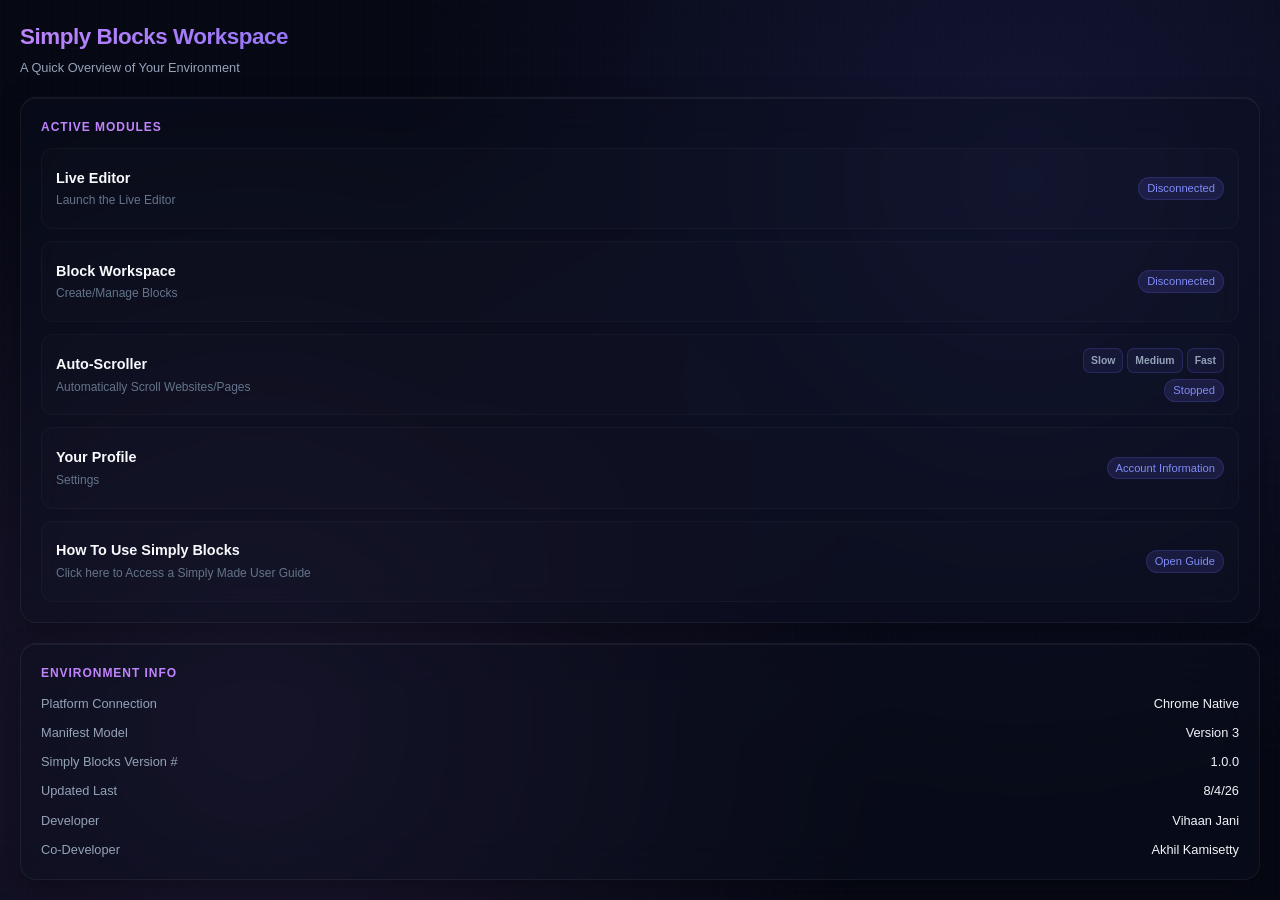
<file: index.html>
<!DOCTYPE html>
<html lang="en">
<head>
  <meta charset="UTF-8">
  <meta name="viewport" content="width=device-width, initial-scale=1.0">
  <title>Workspace Dashboard</title>
  <link rel="stylesheet" href="index.css">
</head>
<body>

  <div class="dashboard-header">
    <h1 class="dashboard-title">Simply Blocks Workspace</h1>
    <p class="subtitle">A Quick Overview of Your Environment</p>
  </div>

  <div class="glass-card">
    <div class="section-header">Active Modules</div>
    
    <div class="grid-container">
      
    <div class="interactive-card" id="liveEditorCard">
        <div class="card-meta">
            <span class="card-title">Live Editor</span>
            <span class="card-desc">Launch the Live Editor</span>
        </div>
            <span class="status-badge" id="liveEditorStatus">Disconnected</span>
    </div>

      <div class="interactive-card" id="BlockCard">
        <div class="card-meta">
          <span class="card-title" >Block Workspace</span>
          <span class="card-desc">Create/Manage Blocks</span>
        </div>
        <span class="status-badge" id="blockWorkspaceStatus">Disconnected</span>
      </div>
      <div class="interactive-card auto-scroll-card" id="autoScrollCard">
        <div class="card-meta">
          <span class="card-title">Auto-Scroller</span>
          <span class="card-desc">Automatically Scroll Websites/Pages</span>
        </div>
        <div class="auto-scroll-controls">
          <div class="speed-options" aria-label="Auto-scroll speed">
            <button class="speed-option" type="button" data-speed="slow">Slow</button>
            <button class="speed-option" type="button" data-speed="medium">Medium</button>
            <button class="speed-option" type="button" data-speed="fast">Fast</button>
          </div>
          <span class="status-badge" id="autoScrollStatus" aria-live="polite">Stopped</span>
        </div>
      </div>
      <div class="interactive-card" id = "settings">
        <div class="card-meta">
          <span class="card-title">Your Profile</span>
          <span class="card-desc">Settings</span>
        </div>
        <span class="status-badge">Account Information</span>
      </div>

      <div class="interactive-card" id="howToCard" role="button" tabindex="0">
        <div class="card-meta">
          <span class="card-title">How To Use Simply Blocks</span>
          <span class="card-desc">Click here to Access a Simply Made User Guide</span>
        </div>
        <span class="status-badge">Open Guide</span>
      </div>

    </div>
  </div>

  <div class="glass-card">
    <div class="section-header">Environment Info</div>
    <div class="environment-info" style="font-size: 0.8rem; color: #94a3b8; display: flex; flex-direction: column; gap: 6px;">
      <div style="display: flex; justify-content: space-between;">
        <span>Platform Connection</span>
        <span style="color: #f1f5f9; font-weight: 500;">Chrome Native</span>
      </div>
      <div style="display: flex; justify-content: space-between;">
        <span>Manifest Model</span>
        <span style="color: #f1f5f9; font-weight: 500;">Version 3</span>
      </div>
      <div style="display: flex; justify-content: space-between;">
        <span>Simply Blocks Version #</span>
        <span style="color: #f1f5f9; font-weight: 500;">1.0.0</span>
      </div>
      <div style="display: flex; justify-content: space-between;">
        <span>Updated Last</span>
        <span style="color: #f1f5f9; font-weight: 500;">8/4/26</span>
      </div>
      <div style="display: flex; justify-content: space-between;">
        <span>Developer</span>
        <span style="color: #f1f5f9; font-weight: 500;">Vihaan Jani</span>
      </div>
      <div style="display: flex; justify-content: space-between;">
        <span>Co-Developer</span>
        <span style="color: #f1f5f9; font-weight: 500;">Akhil Kamisetty</span>
      </div>
    </div>
  </div>
  <script src = "blockWorkspace.js"></script>
  <script src = "liveEditor.js"></script>
  <script src="autoScroller.js"></script>
  <script src = "profile.js"></script>
  <script src="howtoLauncher.js"></script>
</body>
</html>
</file>
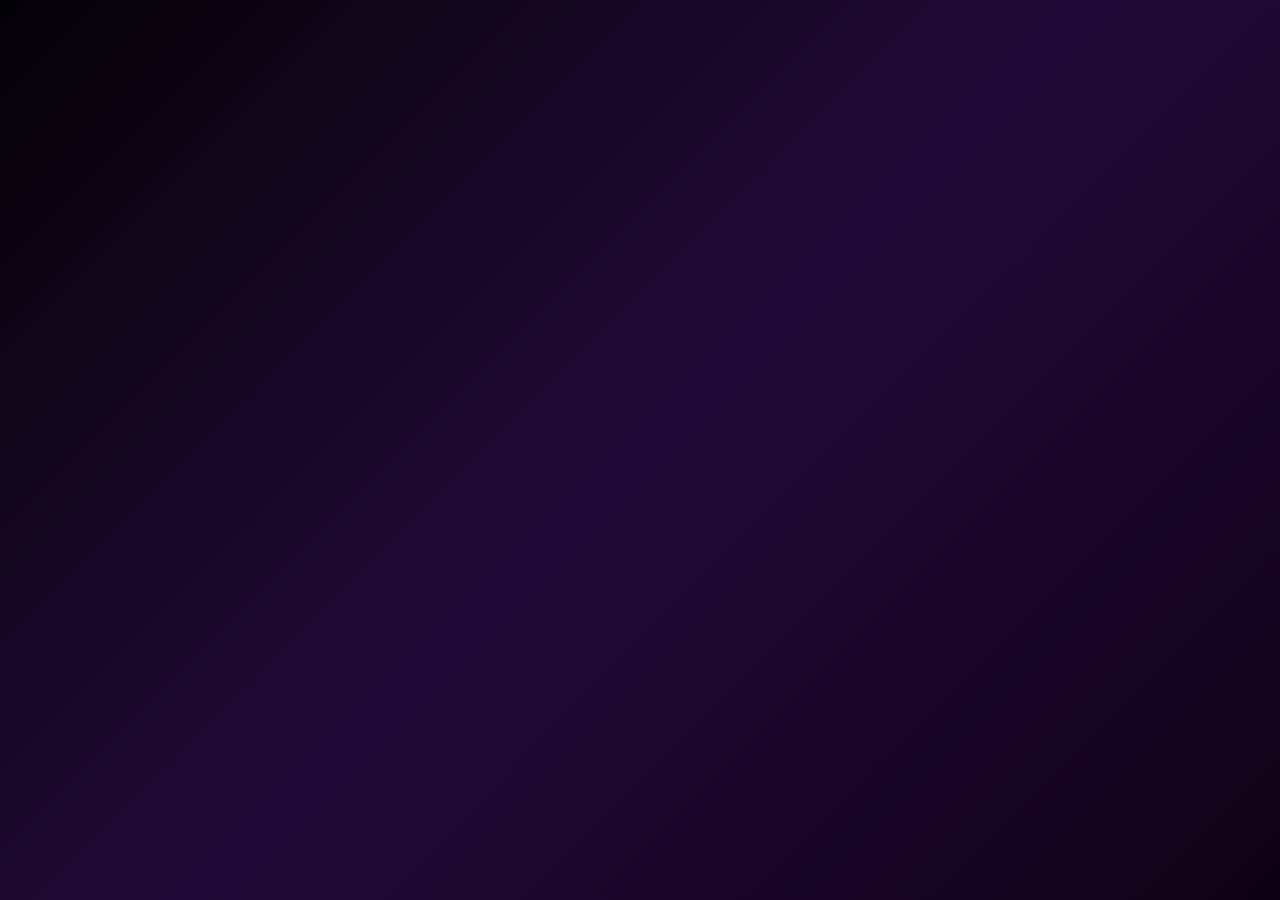
<file: blockenvironment.html>
<!DOCTYPE html>
<html lang="en">
<head>
    <meta charset="UTF-8">
    <meta name="viewport" content="width=device-width, initial-scale=1.0">
    <title>Block Environment</title>
    <link rel="stylesheet" href="newTab.css">
    <link rel="stylesheet" href="blockenvironment.css">
</head>
<body>
    <main id="blockCanvas" aria-label="Block environment"></main>
    <div class="make-block-overlay" id="makeBlockOverlay" hidden>
        <section class="make-block-dialog" role="dialog" aria-modal="true" aria-label="Manage Your Blocks">
            <button class="make-block-close" id="closeMakeBlock" type="button" aria-label="Close Blocks" title="Close Blocks">&times;</button>
            <iframe id="makeBlockFrame" src="makeBlock.html?embedded=1" title="Manage Your Blocks"></iframe>
        </section>
    </div>
    <div class="file-block-overlay" id="fileBlockOverlay" hidden>
        <section class="file-block-dialog" role="dialog" aria-modal="true" aria-labelledby="fileBlockTitle">
            <button class="file-block-close" id="closeFileBlock" type="button" aria-label="Close File-Block">&times;</button>
            <span class="file-block-kicker">Create a canvas block</span>
            <h2 id="fileBlockTitle">Create a File-Block</h2>
            <p>Choose the block type and its color. File-Blocks can be moved and connected, but do not open a URL.</p>
            <div class="file-block-types" role="radiogroup" aria-label="File-Block type">
                <button type="button" class="file-block-type selected" data-file-block-name="Save" role="radio" aria-checked="true">Save</button>
                <button type="button" class="file-block-type" data-file-block-name="Export" role="radio" aria-checked="false">Export</button>
                <button type="button" class="file-block-type" data-file-block-name="Import" role="radio" aria-checked="false">Import</button>
            </div>
            <label class="file-block-color-label" for="fileBlockColor">Block color</label>
            <input id="fileBlockColor" class="file-block-color" type="color" value="#38bdf8">
            <div class="file-block-picker" id="fileBlockPicker" hidden>
                <button id="pickImportFile" class="file-block-pick" type="button">Pick Markdown</button>
                <span id="pickedImportFile">No Markdown file selected</span>
                <input id="importFileInput" type="file" accept=".md,text/markdown" hidden>
            </div>
            <label class="file-block-prompt" id="fileBlockPromptField" for="fileBlockPrompt" hidden>
                Prompt added to the top
                <textarea id="fileBlockPrompt" rows="5" maxlength="10000" placeholder="Example: Rewrite this document as a concise project brief."></textarea>
            </label>
            <button id="createFileBlock" class="file-block-create" type="button">Create File-Block</button>
            <p id="fileBlockStatus" class="file-block-status" role="status" aria-live="polite"></p>
        </section>
    </div>
    <div class="flow-save-overlay" id="flowSaveOverlay" hidden>
        <section class="flow-save-dialog" role="dialog" aria-modal="true" aria-labelledby="flowSaveTitle">
            <span class="file-block-kicker">Markdown flow</span>
            <h2 id="flowSaveTitle">Save this file?</h2>
            <p id="flowSaveDescription">Choose where you want to save the Markdown file.</p>
            <label for="flowSaveName">File name</label>
            <input id="flowSaveName" type="text" maxlength="160">
            <div class="flow-save-actions">
                <button id="flowSaveDrive" type="button">Google Drive</button>
                <button id="flowSaveDownload" type="button">Download</button>
                <button id="flowSaveEditor" type="button">Open in Live Editor</button>
                <button id="flowSaveSkip" type="button">Skip</button>
            </div>
            <p id="flowSaveStatus" class="file-block-status" role="status" aria-live="polite"></p>
        </section>
    </div>
    <div class="edit-block-overlay" id="editBlockOverlay" hidden>
        <section class="edit-block-dialog" role="dialog" aria-modal="true" aria-labelledby="editBlockTitle">
            <button class="file-block-close" id="closeEditBlock" type="button" aria-label="Close block editor">&times;</button>
            <span class="file-block-kicker">Block settings</span>
            <h2 id="editBlockTitle">Edit Block</h2>
            <form id="editBlockForm">
                <label id="editBlockNameField">Block name<input id="editBlockName" type="text" maxlength="50" required></label>
                <label id="editBlockUrlField">URL<input id="editBlockUrl" type="url"></label>
                <label id="editBlockTypeField" hidden>File-Block type
                    <select id="editBlockType">
                        <option value="Save">Save</option>
                        <option value="Import">Import</option>
                        <option value="Export">Export</option>
                    </select>
                </label>
                <label id="editBlockPromptField" hidden>Prompt sent to the preceding AI
                    <textarea id="editBlockPrompt" rows="5" maxlength="10000" placeholder="Example: Rewrite this document as a concise project brief."></textarea>
                </label>
                <div class="file-block-picker" id="editImportFilePicker" hidden>
                    <button id="pickEditImportFile" class="file-block-pick" type="button">Pick Markdown</button>
                    <span id="pickedEditImportFile">No Markdown file selected</span>
                    <input id="editImportFileInput" type="file" accept=".md,text/markdown" hidden>
                </div>
                <label>Block color<input id="editBlockColor" type="color"></label>
                <div class="edit-block-actions">
                    <button class="edit-block-delete" id="deleteEditedBlock" type="button">Delete Block</button>
                    <button class="file-block-create" type="submit">Save Changes</button>
                </div>
                <p id="editBlockStatus" class="file-block-status" role="status" aria-live="polite"></p>
            </form>
        </section>
    </div>
    <script src="theme.js"></script>
    <script type="module" src="editorWorkspacePanel.js"></script>
    <script type="module" src="blockEnvironmentSidebar.js"></script>
    <script src="websiteStyles.js"></script>
</body>
</html>
</file>
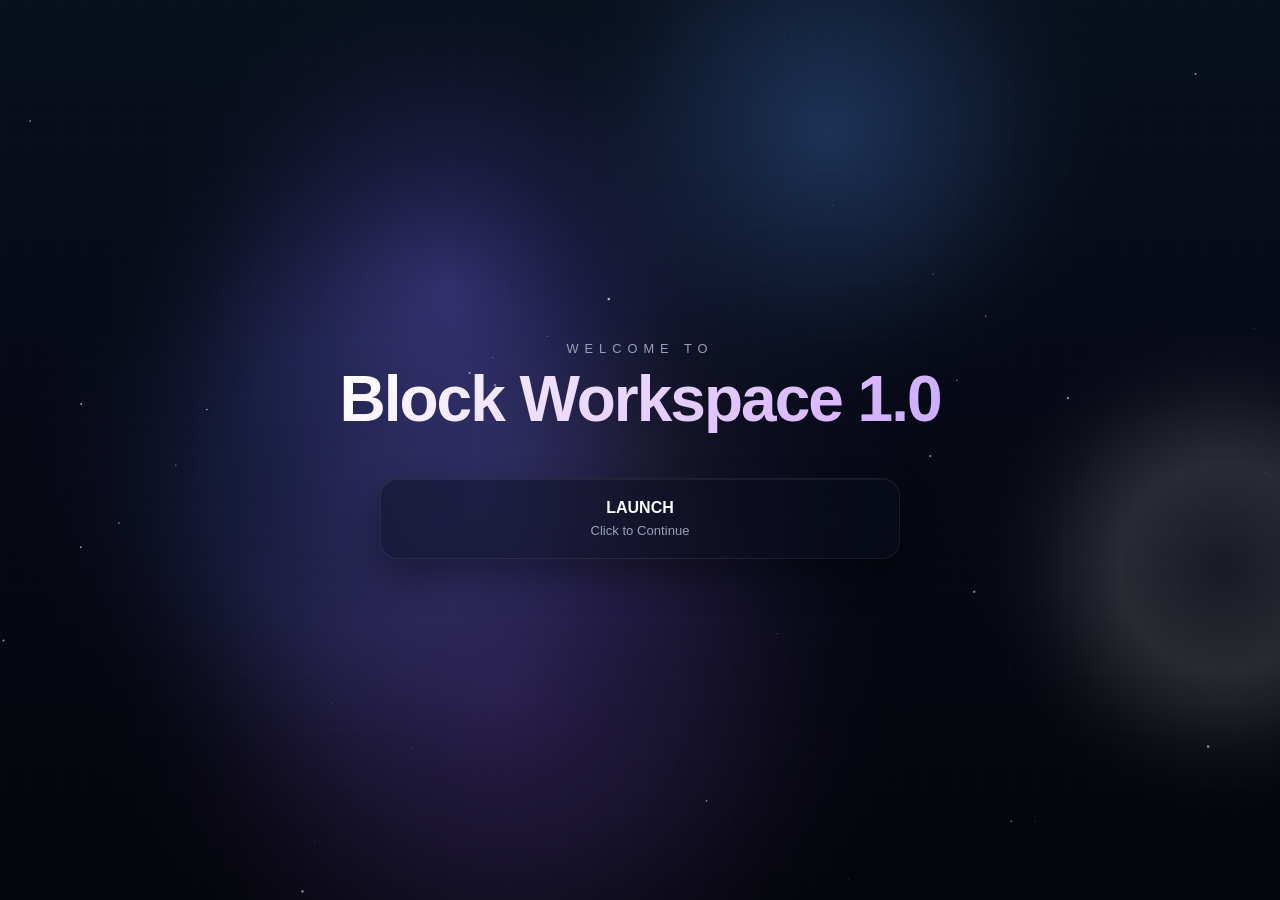
<file: blockWorkspace.html>
<!DOCTYPE html>
<html lang="en">
<head>
<meta charset="UTF-8">
<meta name="viewport" content="width=device-width, initial-scale=1.0">

<title>Simply Blocks</title>
<link rel = "stylesheet" href = "blockWorkspace.css"></link>
</head>

<body>

<canvas id="nebulaCanvas"></canvas>

<div class="grid"></div>

<div class="wrapper">

    <div class="content">

        <div class="subtitle">
            WELCOME
              TO
        </div>

        <div class="title">
            Block Workspace 1.0
        </div>

        <div class="begin-card" id="blockBeginCard">

            <div class="begin-title">
                LAUNCH
            </div>

            <div class="begin-sub">
                Click to Continue
            </div>
            
        </div>

    </div>

</div>

<script src="theme.js"></script>
<script src="bg.js"></script>
<script src = "blockenvironment.js"></script>

</body>
</html>
</file>
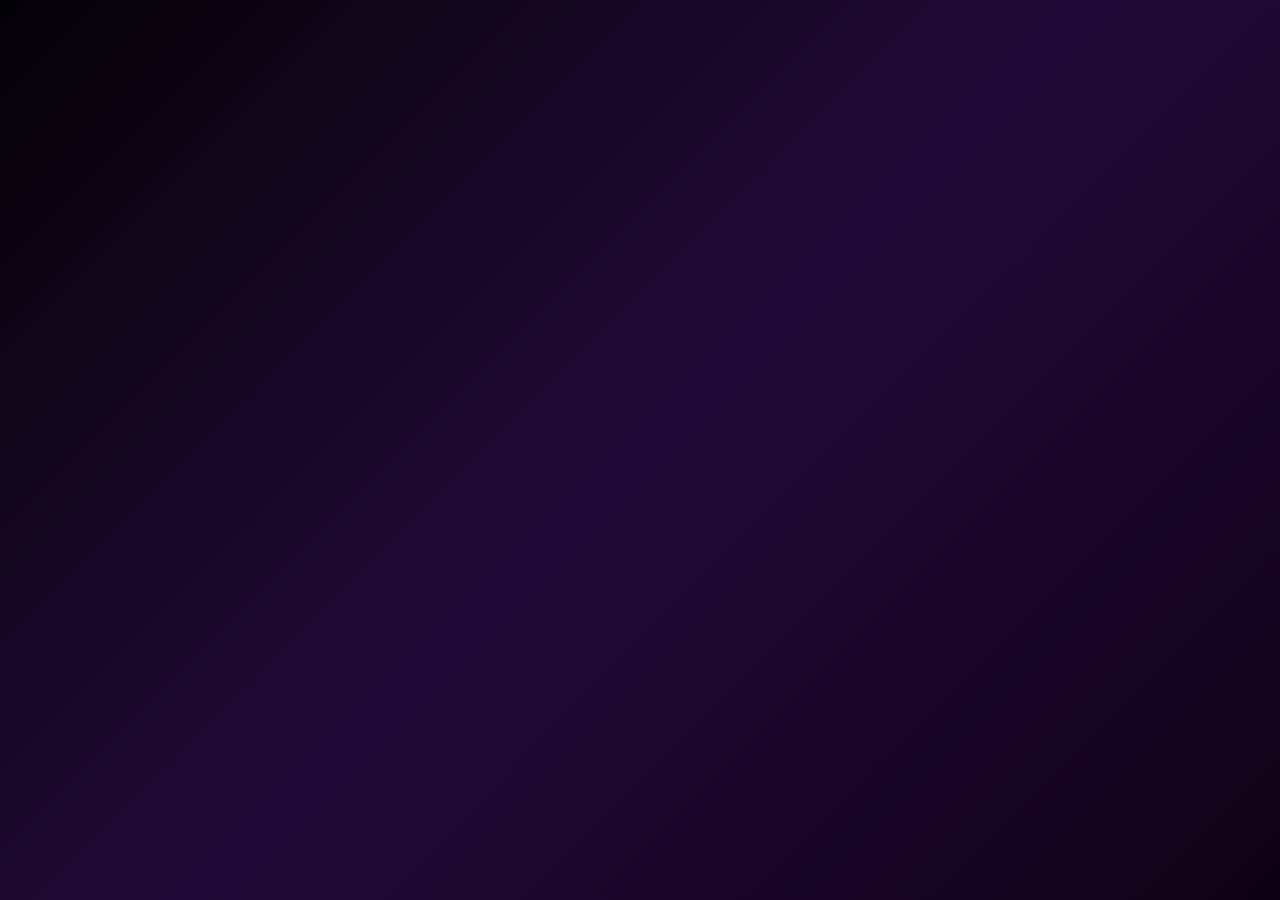
<file: howto.html>
<!DOCTYPE html>
<html lang="en">
<head>
    <meta charset="UTF-8">
    <meta name="viewport" content="width=device-width, initial-scale=1.0">
    <title>How to use Simply Blocks</title>
    <link rel="stylesheet" href="howto.css">
</head>
<body>
    <script src="howto.js"></script>
</body>
</html>
</file>
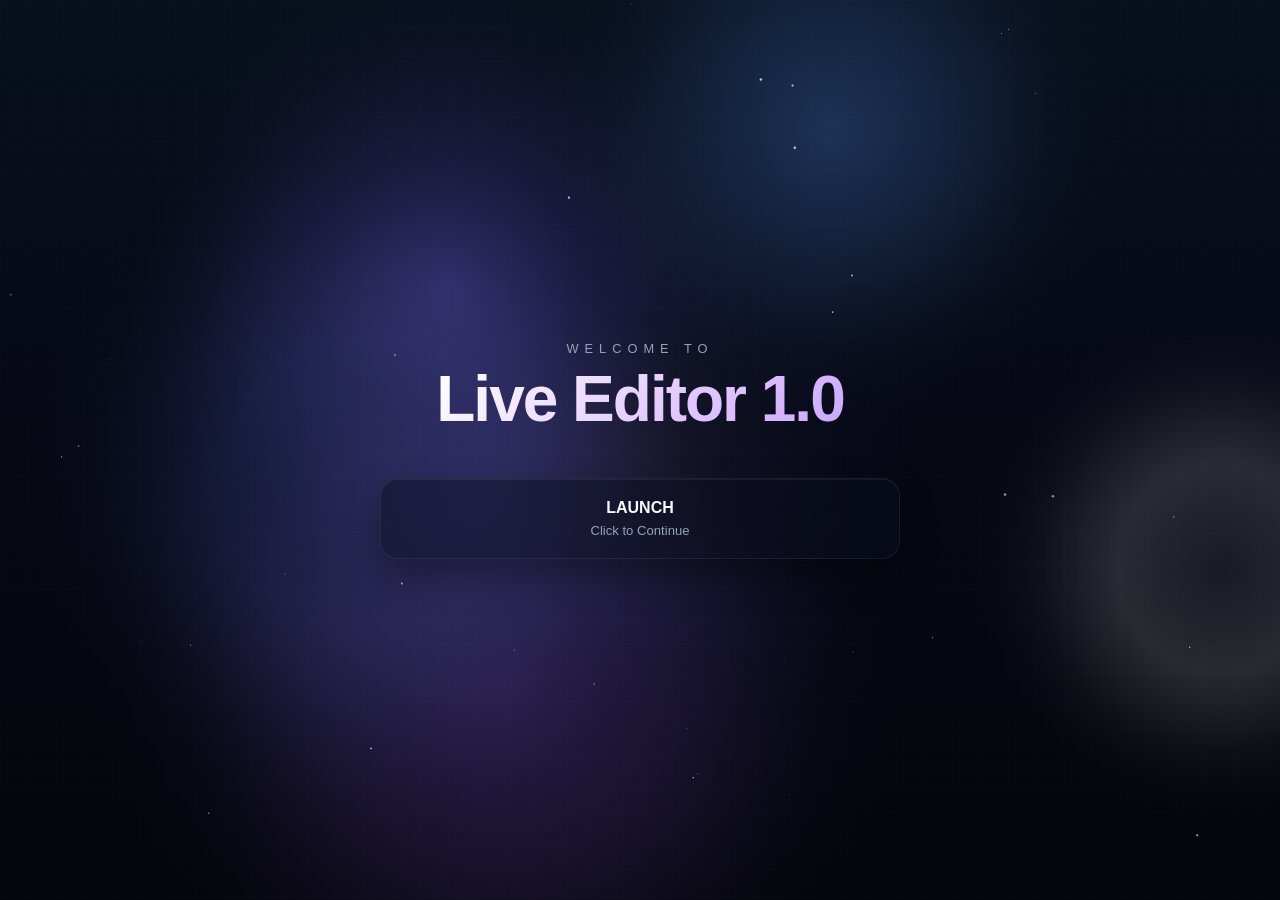
<file: liveEditor.html>
<!DOCTYPE html>
<html lang="en">
<head>
<meta charset="UTF-8">
<meta name="viewport" content="width=device-width, initial-scale=1.0">

<title>Simply Blocks</title>
<link rel="stylesheet" href="liveEditor.css">
</head>

<body>

<canvas id="nebulaCanvas"></canvas>

<div class="grid"></div>

<div class="wrapper">

    <div class="content">

        <div class="subtitle">
            WELCOME
              TO
        </div>

        <div class="title">
            Live Editor 1.0
        </div>

        <div class="begin-card" id="editorBeginCard">

            <div class="begin-title">
                LAUNCH
            </div>

            <div class="begin-sub">
                Click to Continue
            </div>
            
        </div>

    </div>

</div>

<script src="theme.js"></script>
<script src="bg.js"></script>
<script src = "editorenvironment.js"></script>

</body>
</html>
</file>
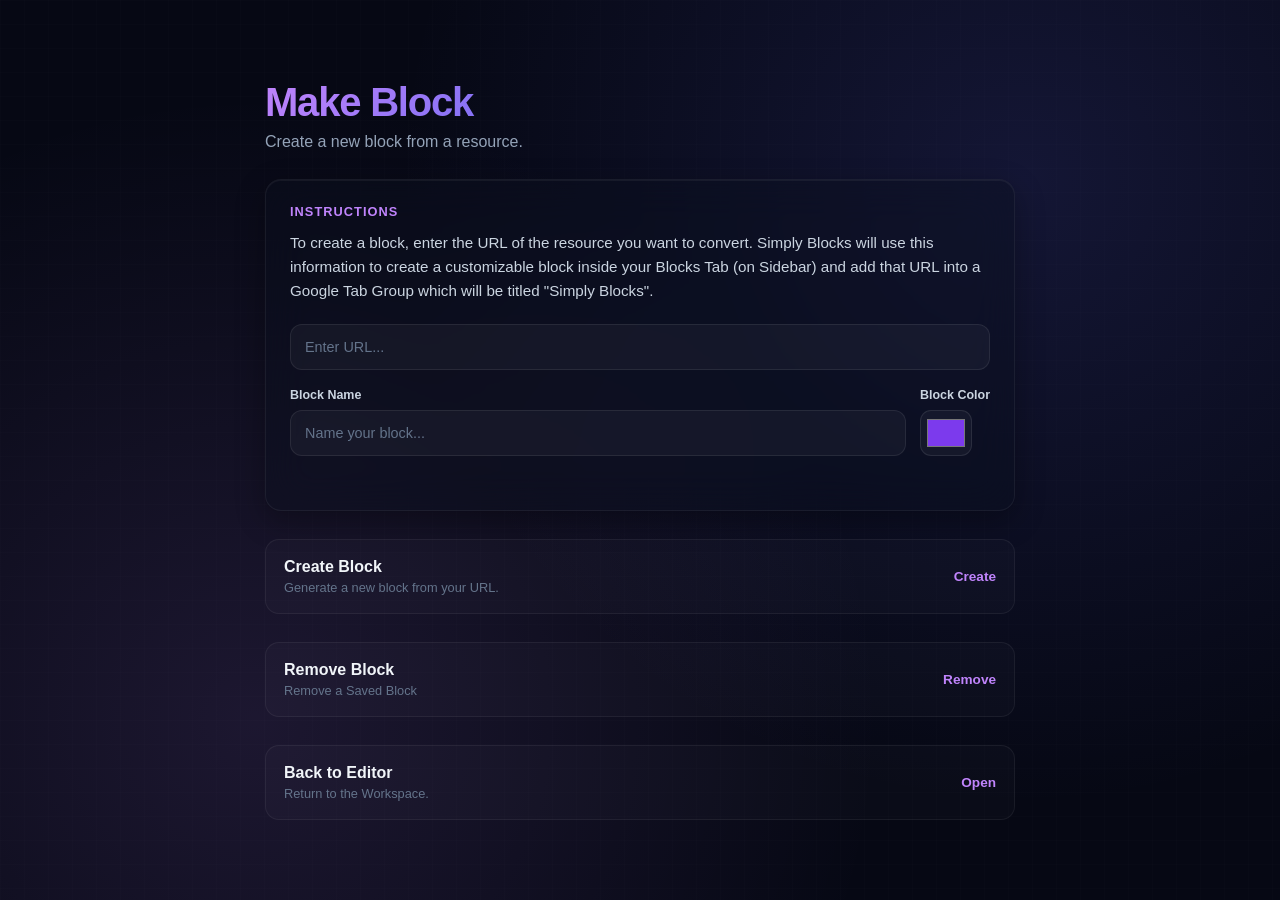
<file: makeBlock.html>
<!DOCTYPE html>
<html lang="en">
<head>
  <meta charset="UTF-8">
  <meta name="viewport" content="width=device-width, initial-scale=1.0">
  <title>Make Block</title>
  <link rel="stylesheet" href="makeBlock.css">
</head>


<body>


<div class="main-container">


  <div>

    <h1 class="title">
      Make Block
    </h1>

    <p class="subtitle">
      Create a new block from a resource.
    </p>

  </div>



  <div class="glass-card">

    <div class="section-header">
      Instructions
    </div>


    <p class="description">
      To create a block, enter the URL of the resource you want to convert.
      Simply Blocks will use this information to create a customizable block
      inside your Blocks Tab (on Sidebar) and add that URL into a Google Tab Group which will
      be titled "Simply Blocks".
    </p>


    <input
      class="url-box"
      id = "urlInput"
      type="url"
      placeholder="Enter URL..."
      aria-describedby="blockFormStatus"
    >

    <div class="block-details">
      <label>
        <span>Block Name</span>
        <input class="url-box" id="blockNameInput" type="text" maxlength="50" placeholder="Name your block...">
      </label>
      <label class="block-color-field">
        <span>Block Color</span>
        <input id="blockColorInput" type="color" value="#7c3aed" aria-label="Choose block color">
      </label>
    </div>

    <p class="block-form-status" id="blockFormStatus" role="status" aria-live="polite"></p>


  </div>



  <button class="interactive-card" id="createBlock" type="button">

    <div>

      <div class="card-title">
        Create Block
      </div>

      <div class="card-desc">
        Generate a new block from your URL.
      </div>

    </div>


    <div class="action">
      Create
    </div>


  </button>


  <button class="interactive-card" id="removeBlock" type="button">

    <div>
      <div class="card-title">Remove Block</div>
      <div class="card-desc">Remove a Saved Block</div>
    </div>

    <div class="action">Remove</div>

  </button>



  <button class="interactive-card" id="backToEditor" type="button">

    <div>

      <div class="card-title">
        Back to Editor
      </div>

      <div class="card-desc">
        Return to the Workspace.
      </div>

    </div>


    <div class="action">
      Open
    </div>


  </button>


</div>

<div class="remove-block-overlay" id="removeBlockOverlay" hidden>
  <section class="remove-block-dialog" role="dialog" aria-modal="true" aria-labelledby="removeBlockTitle">
    <h2 id="removeBlockTitle">Remove Block</h2>
    <p>Select the saved block you want to remove.</p>
    <div class="saved-block-list" id="savedBlockList"></div>
    <p class="remove-block-empty" id="removeBlockEmpty" hidden>No Saved Blocks Are Available.</p>
    <div class="remove-block-actions">
      <button type="button" id="cancelRemoveBlock">Cancel</button>
    </div>
  </section>
</div>


<script src="makeBlock.js"></script>

</body>

</html>
</file>
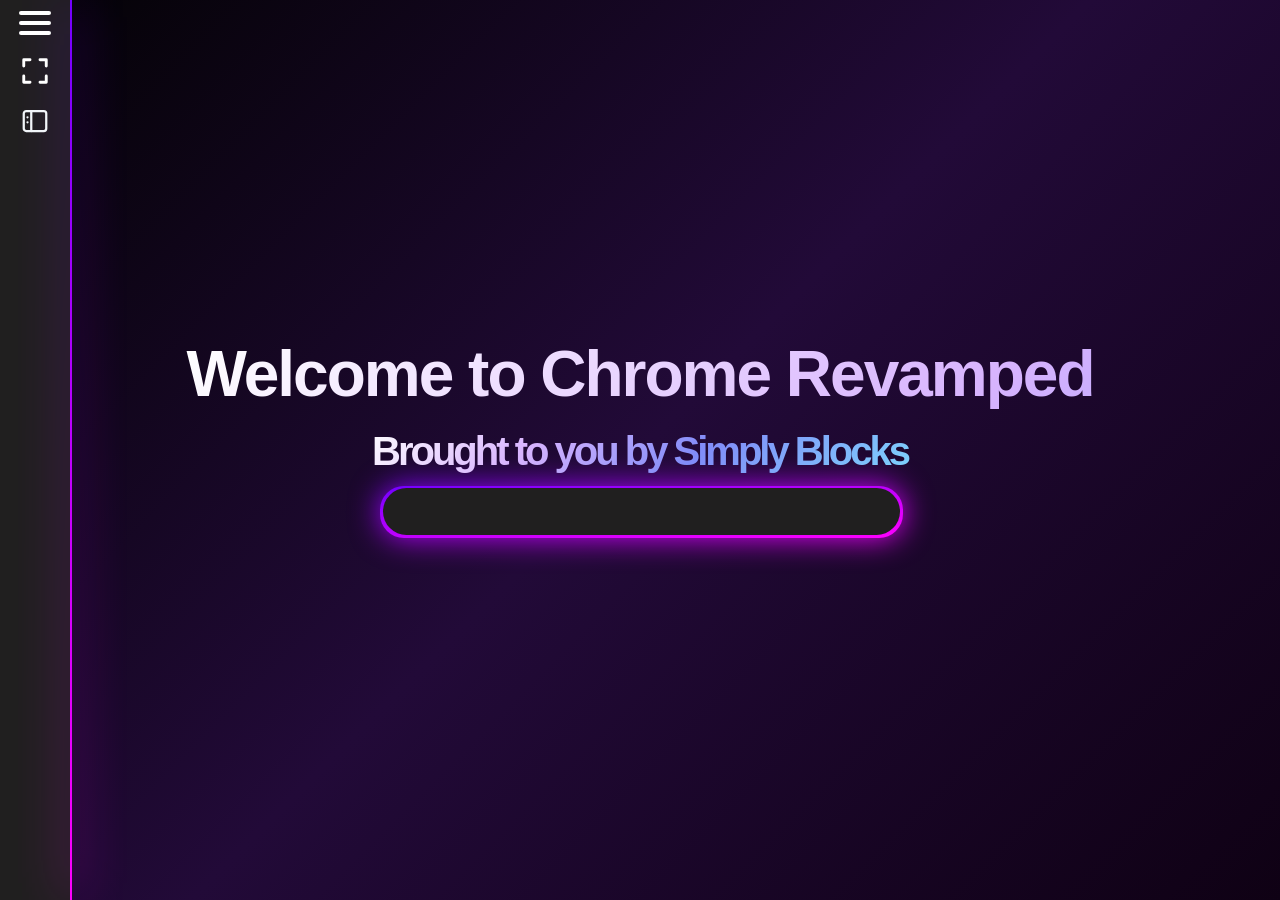
<file: newTab.html>
<!DOCTYPE html>
<html lang="en">
<head>
    <meta charset="UTF-8">
    <meta name="viewport" content="width=device-width, initial-scale=1.0">
    <title>New Tab</title>
    <link rel="stylesheet" href="newTab.css">
</head>
<body>
    <div class = "ui">
        <div class = "wrapper">
            <p class = "message">
                Welcome to Chrome Revamped
            </p>
            <p class = "desc">
                Brought to you by Simply Blocks
            </p>
            <div class = "contain">
                <form class="search-form" action="https://google.com/search" method="GET">
                    <input type = "text", name = "q", class="search-input" autofocus autocomplete="off" title="Search"></input>
                </form>
            </div>
            <div id="shortcut-grid" class="shortcut-grid" aria-label="Shortcuts"></div>
        </div>
        <div class="side-panel">
            <div class="panel-content">
                <div class="panel-header">
                    <p>New tab settings</p>
                    <h2>Customize</h2>
                </div>

                <div class="panel-tabs" role="tablist" aria-label="Customize new tab">
                    <button class="panel-tab active" id="appearance-tab" type="button" role="tab" aria-selected="true" aria-controls="appearance-panel">Appearance</button>
                    <button class="panel-tab" id="shortcuts-tab" type="button" role="tab" aria-selected="false" aria-controls="shortcuts-panel">Shortcuts</button>
                </div>

                <div id="appearance-panel" class="tab-panel active" role="tabpanel" aria-labelledby="appearance-tab">

                <section class="setting-card" aria-labelledby="background-color-title">
                    <div class="setting-card-header">
                        <div>
                            <h3 id="background-color-title">Background color</h3>
                            <p>Adjust the Main Gradient Color</p>
                        </div>
                        <span id="middle-color-preview" class="color-preview" aria-hidden="true"></span>
                    </div>

                    <div class="rgb-controls">
                        <label>
                            <span class="channel-heading">
                                <span>Red</span>
                                <output id="red-output">34</output>
                            </span>
                            <input id="red-value" class="rgb-slider red-slider" type="range" min="0" max="255" value="34">
                        </label>
                        <label>
                            <span class="channel-heading">
                                <span>Green</span>
                                <output id="green-output">10</output>
                            </span>
                            <input id="green-value" class="rgb-slider green-slider" type="range" min="0" max="255" value="10">
                        </label>
                        <label>
                            <span class="channel-heading">
                                <span>Blue</span>
                                <output id="blue-output">56</output>
                            </span>
                            <input id="blue-value" class="rgb-slider blue-slider" type="range" min="0" max="255" value="56">
                        </label>
                    </div>

                    <output id="middle-color-value">rgb(34, 10, 56)</output>
                </section>

                <section class="setting-card" aria-labelledby="glow-start-title">
                    <div class="setting-card-header">
                        <div>
                            <h3 id="glow-start-title">Linear Gradient Start</h3>
                            <p>Adjust the First Color of the Gradient</p>
                        </div>
                        <span id="glow-start-preview" class="color-preview glow-start-preview" aria-hidden="true"></span>
                    </div>

                    <div class="rgb-controls">
                        <label>
                            <span class="channel-heading"><span>Red</span><output id="glow-start-red-output">115</output></span>
                            <input id="glow-start-red" class="rgb-slider red-slider" type="range" min="0" max="255" value="115">
                        </label>
                        <label>
                            <span class="channel-heading"><span>Green</span><output id="glow-start-green-output">0</output></span>
                            <input id="glow-start-green" class="rgb-slider green-slider" type="range" min="0" max="255" value="0">
                        </label>
                        <label>
                            <span class="channel-heading"><span>Blue</span><output id="glow-start-blue-output">255</output></span>
                            <input id="glow-start-blue" class="rgb-slider blue-slider" type="range" min="0" max="255" value="255">
                        </label>
                    </div>

                    <output id="glow-start-value">rgb(115, 0, 255)</output>
                </section>

                <section class="setting-card" aria-labelledby="glow-end-title">
                    <div class="setting-card-header">
                        <div>
                            <h3 id="glow-end-title">Linear Gradient End</h3>
                            <p>Adjust the Final Color of the Gradient</p>
                        </div>
                        <span id="glow-end-preview" class="color-preview glow-end-preview" aria-hidden="true"></span>
                    </div>

                    <div class="rgb-controls">
                        <label>
                            <span class="channel-heading"><span>Red</span><output id="glow-end-red-output">255</output></span>
                            <input id="glow-end-red" class="rgb-slider red-slider" type="range" min="0" max="255" value="255">
                        </label>
                        <label>
                            <span class="channel-heading"><span>Green</span><output id="glow-end-green-output">0</output></span>
                            <input id="glow-end-green" class="rgb-slider green-slider" type="range" min="0" max="255" value="0">
                        </label>
                        <label>
                            <span class="channel-heading"><span>Blue</span><output id="glow-end-blue-output">255</output></span>
                            <input id="glow-end-blue" class="rgb-slider blue-slider" type="range" min="0" max="255" value="255">
                        </label>
                    </div>

                    <output id="glow-end-value">rgb(255, 0, 255)</output>
                </section>

                <section class="setting-card" aria-labelledby="text-gradient-title">
                    <div class="setting-card-header">
                        <div>
                            <h3 id="text-gradient-title">Text Gradient Color</h3>
                            <p>Adjust the Accent of the Main Title</p>
                        </div>
                        <span id="text-gradient-preview" class="color-preview text-gradient-preview" aria-hidden="true"></span>
                    </div>

                    <div class="rgb-controls">
                        <label>
                            <span class="channel-heading"><span>Red</span><output id="text-gradient-red-output">129</output></span>
                            <input id="text-gradient-red" class="rgb-slider red-slider" type="range" min="0" max="255" value="129">
                        </label>
                        <label>
                            <span class="channel-heading"><span>Green</span><output id="text-gradient-green-output">140</output></span>
                            <input id="text-gradient-green" class="rgb-slider green-slider" type="range" min="0" max="255" value="140">
                        </label>
                        <label>
                            <span class="channel-heading"><span>Blue</span><output id="text-gradient-blue-output">248</output></span>
                            <input id="text-gradient-blue" class="rgb-slider blue-slider" type="range" min="0" max="255" value="248">
                        </label>
                    </div>

                    <output id="text-gradient-value">rgb(129, 140, 248)</output>
                </section>
                </div>

                <div id="shortcuts-panel" class="tab-panel" role="tabpanel" aria-labelledby="shortcuts-tab" hidden>
                    <section class="setting-card shortcut-settings" aria-labelledby="shortcut-settings-title">
                        <div class="setting-card-header">
                            <div>
                                <h3 id="shortcut-settings-title">Your shortcuts</h3>
                                <p>Add quick links beneath the search bar.</p>
                            </div>
                        </div>
                        <div class="shortcut-actions">
                            <button type="button" data-shortcut-action="add">Add Shortcut</button>
                            <button type="button" data-shortcut-action="remove">Remove Shortcut</button>
                            <button type="button" data-shortcut-action="edit">Edit Shortcut</button>
                            <button id="google-howto-button" type="button" hidden>How to Connect Google</button>
                        </div>
                        <div id="panel-shortcut-list" class="panel-shortcut-list"></div>
                    </section>
                </div>
            </div>
        </div>

        <div class = "customize" data-tooltip = "Customize">
            <span></span>
            <span></span>
            <span></span>
        </div>
        <button class="new-tab-fullscreen-toggle" id="newTabFullscreenToggle" type="button" data-tooltip="Toggle Full-Screen" aria-label="Toggle Full-Screen" aria-pressed="false">
            <svg viewBox="0 0 24 24" aria-hidden="true"><path d="M8 3H3v5M16 3h5v5M8 21H3v-5M16 21h5v-5"></path></svg>
        </button>
        <button class="new-tab-side-panel-toggle" id="newTabSidePanelToggle" type="button" data-tooltip="Toggle Side Panel" aria-label="Toggle Simply Blocks Side Panel" aria-pressed="false">
            <svg viewBox="0 0 24 24" aria-hidden="true"><rect x="3" y="4" width="18" height="16" rx="2"></rect><path d="M9 4v16"></path><path d="M6 9h0M6 13h0"></path></svg>
        </button>
    </div>

    <dialog id="shortcut-dialog" class="shortcut-dialog">
        <form id="shortcut-form" method="dialog">
            <div class="dialog-heading">
                <div>
                    <p>Shortcuts</p>
                    <h2 id="shortcut-dialog-title">Add shortcut</h2>
                </div>
                <button class="dialog-close" type="button" aria-label="Close">&times;</button>
            </div>
            <div id="shortcut-fields">
                <label for="shortcut-name">Name</label>
                <input id="shortcut-name" maxlength="40" autocomplete="off" placeholder="My shortcut">
                <label for="shortcut-url">Link</label>
                <input id="shortcut-url" type="text" autocomplete="url" placeholder="example.com" required>
            </div>
            <div id="shortcut-picker-wrap" hidden>
                <label for="shortcut-picker">Choose a shortcut</label>
                <select id="shortcut-picker"></select>
            </div>
            <p id="shortcut-error" class="shortcut-error" role="alert"></p>
            <div class="dialog-actions">
                <button class="secondary-button" type="button" data-dialog-cancel>Cancel</button>
                <button id="shortcut-submit" class="primary-button" type="submit">Add Shortcut</button>
            </div>
        </form>
    </dialog>
    <script src = "newTab.js"></script>
</body>
</html>
</file>
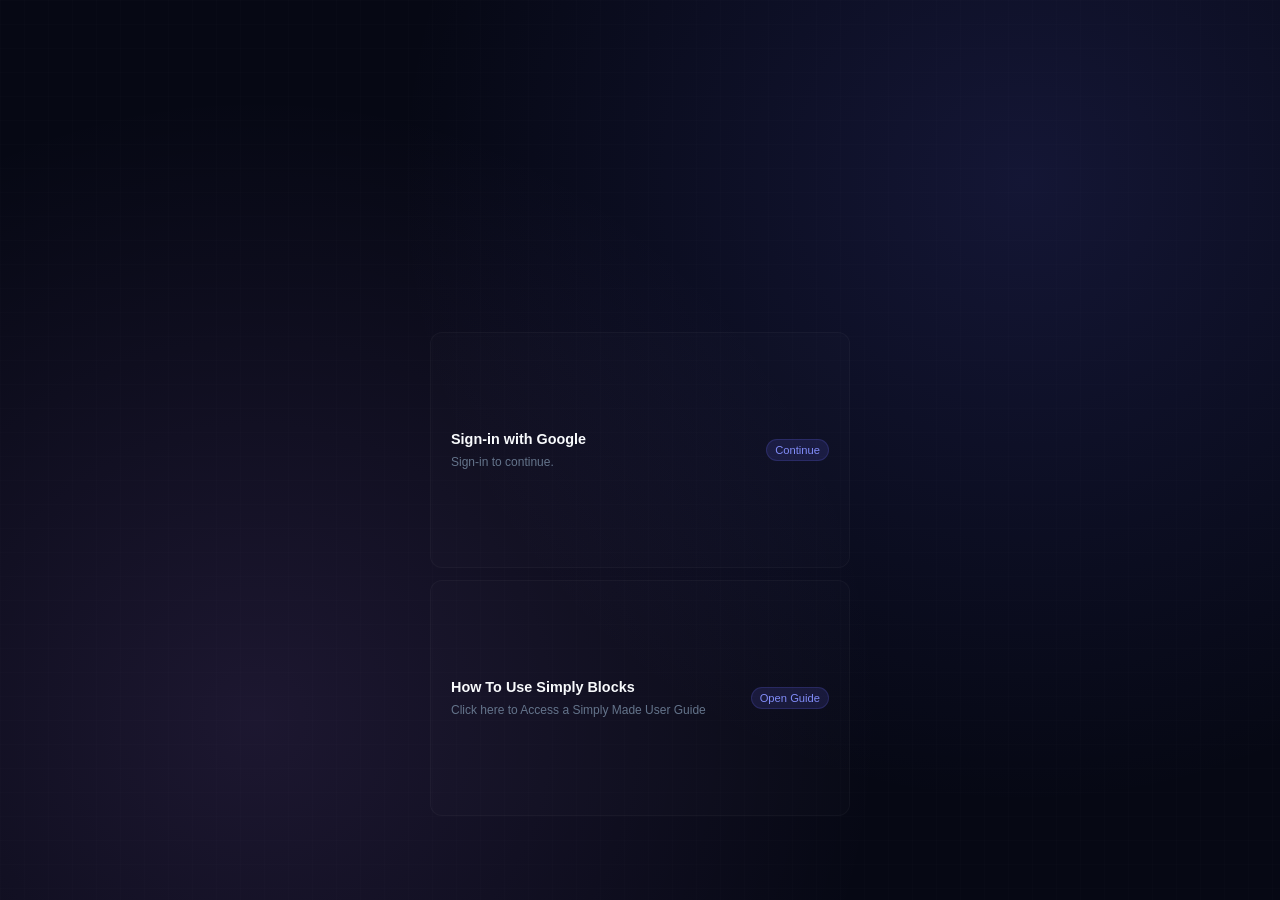
<file: notSignedIn.html>
<!DOCTYPE html>
<html lang="en">
<head>
  <meta charset="UTF-8">
  <meta name="viewport" content="width=device-width, initial-scale=1.0">
  <title>Sign in to Simply Blocks</title>
  <link rel="stylesheet" href="index.css">
  <link rel="stylesheet" href="notSignedIn.css">
</head>
<body class="signed-out-page">
  <main class="sign-in-container">
    <button class="interactive-card sign-in-card" id="googleSignIn" type="button">
      <span class="card-meta">
        <span class="card-title">Sign-in with Google</span>
        <span class="card-desc">Sign-in to continue.</span>
      </span>
      <span class="status-badge" id="signInStatus">Continue</span>
    </button>
    <button class="interactive-card sign-in-card howto-card" id="googleHowTo" type="button">
      <span class="card-meta">
        <span class="card-title">How To Use Simply Blocks</span>
        <span class="card-desc">Click here to Access a Simply Made User Guide</span>
      </span>
      <span class="status-badge" id="howToStatus">Open Guide</span>
    </button>
    <p class="sign-in-error" id="signInError" role="alert" aria-live="polite"></p>
  </main>

  <script type="module" src="notSignedIn.js"></script>
</body>
</html>
</file>
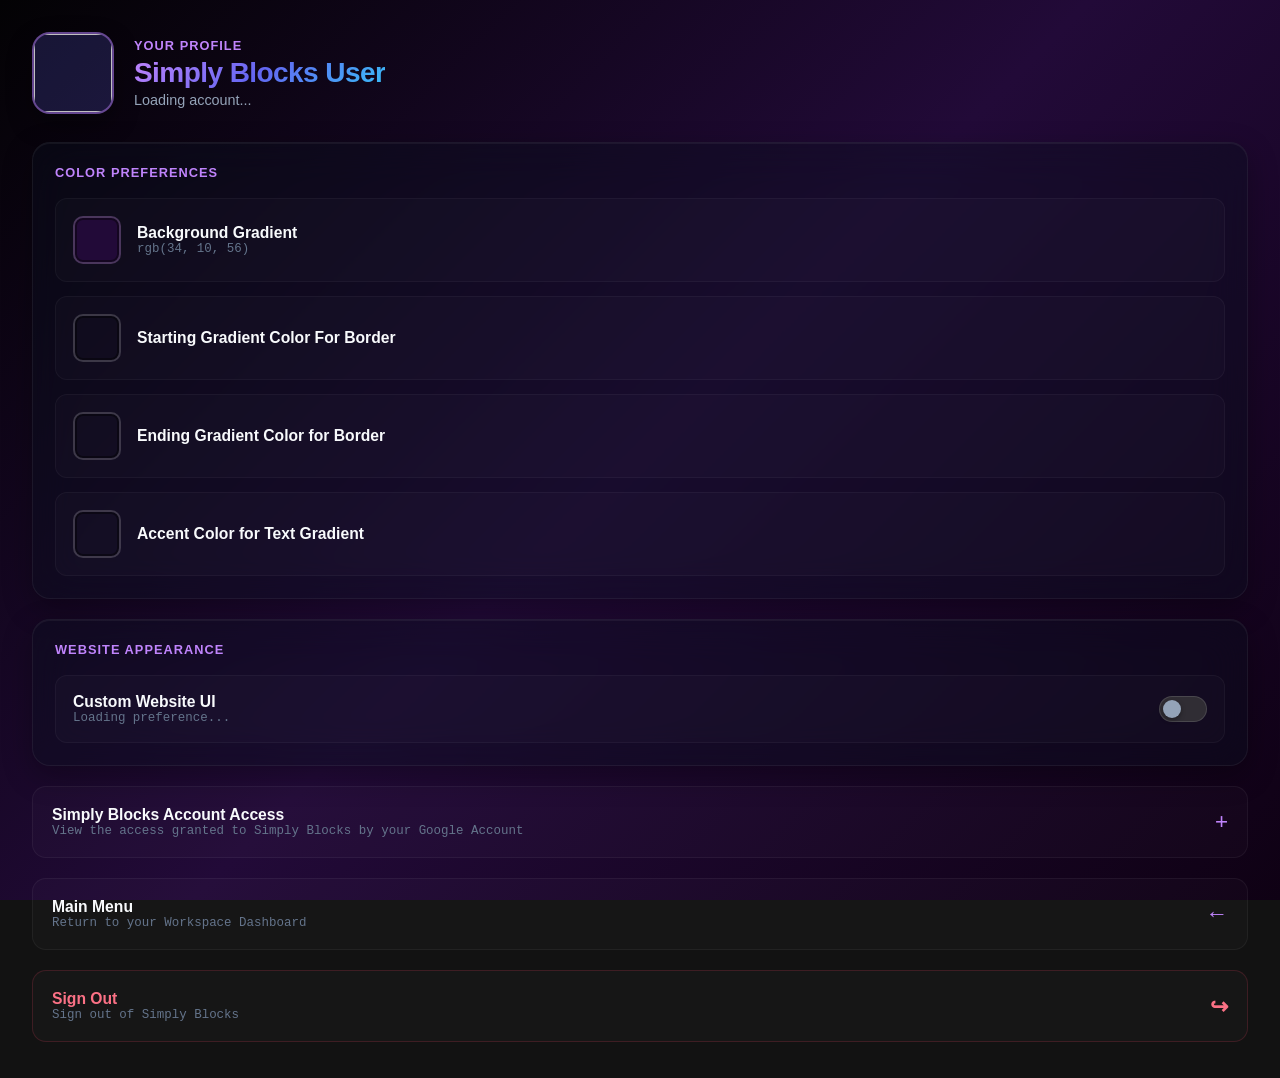
<file: profile.html>
<!DOCTYPE html>
<html lang="en">
<head>
    <meta charset="UTF-8">
    <meta name="viewport" content="width=device-width, initial-scale=1.0">
    <title>User Profile</title>
    <link rel="stylesheet" href="profile.css">
</head>
<body>
    <header class="profile-header">
        <img class="profile-image" id="profileImage" alt="" width="64" height="64">
        <div class="profile-heading">
            <p class="eyebrow">Your profile</p>
            <h1 class="dashboard-title" id="profileName">Simply Blocks User</h1>
            <p class="profile-email" id="profileEmail">Loading account...</p>
        </div>
    </header>

    <main class="profile-content">
        <section class="glass-card" aria-labelledby="preferencesTitle">
            <h2 class="section-header" id="preferencesTitle">Color Preferences</h2>

            <div class="preference-list">
                <div class="preference-row">
                    <span class="color-swatch" id="backgroundColorSwatch"></span>
                    <span class="preference-meta">
                        <span class="preference-title">Background Gradient</span>
                        <span class="preference-value" id="backgroundColorValue"></span>
                    </span>
                </div>
                <div class="preference-row">
                    <span class="color-swatch" id="glowStartSwatch"></span>
                    <span class="preference-meta">
                        <span class="preference-title">Starting Gradient Color For Border</span>
                        <span class="preference-value" id="glowStartValue"></span>
                    </span>
                </div>
                <div class="preference-row">
                    <span class="color-swatch" id="glowEndSwatch"></span>
                    <span class="preference-meta">
                        <span class="preference-title">Ending Gradient Color for Border</span>
                        <span class="preference-value" id="glowEndValue"></span>
                    </span>
                </div>
                <div class="preference-row">
                    <span class="color-swatch" id="textColorSwatch"></span>
                    <span class="preference-meta">
                        <span class="preference-title">Accent Color for Text Gradient</span>
                        <span class="preference-value" id="textColorValue"></span>
                    </span>
                </div>
            </div>
        </section>

        <section class="glass-card" aria-labelledby="websiteStylesTitle">
            <h2 class="section-header" id="websiteStylesTitle">Website Appearance</h2>

            <label class="style-toggle-row" for="websiteStylesToggle">
                <span class="preference-meta">
                    <span class="preference-title">Custom Website UI</span>
                    <span class="preference-value" id="websiteStylesStatus">
                        Loading preference...
                    </span>
                </span>
                <span class="toggle-control">
                    <input
                        id="websiteStylesToggle"
                        type="checkbox"
                        role="switch"
                        aria-label="Use the Simply Blocks interface on Websites"
                        aria-describedby="websiteStylesStatus"
                    >
                    <span class="toggle-track" aria-hidden="true"></span>
                </span>
            </label>

        </section>

        <section class="access-section">
            <button
                class="interactive-card"
                id="accountAccessCard"
                type="button"
                aria-expanded="false"
                aria-controls="accountAccessDetails"
            >
                <span class="preference-meta">
                    <span class="preference-title">Simply Blocks Account Access</span>
                    <span class="preference-value">View the access granted to Simply Blocks by your Google Account</span>
                </span>
                <span class="expand-icon" aria-hidden="true">+</span>
            </button>

            <div class="glass-card access-details" id="accountAccessDetails" hidden>
                <h2 class="section-header">Google Account Scopes</h2>
                <ul class="scope-list" id="scopeList"></ul>
            </div>
        </section>

        <button class="interactive-card back-card" id="backToMainMenu" type="button">
            <span class="preference-meta">
                <span class="preference-title">Main Menu</span>
                <span class="preference-value">Return to your Workspace Dashboard</span>
            </span>
            <span class="back-arrow" aria-hidden="true">←</span>
        </button>

        <button class="interactive-card sign-out-card" id="signOutButton" type="button">
            <span class="preference-meta">
                <span class="preference-title">Sign Out</span>
                <span class="preference-value" id="signOutStatus">Sign out of Simply Blocks</span>
            </span>
            <span class="sign-out-icon" aria-hidden="true">↪</span>
        </button>
    </main>

    <script src="theme.js"></script>
    <script type="module" src="profilePage.js"></script>
</body>
</html>
</file>
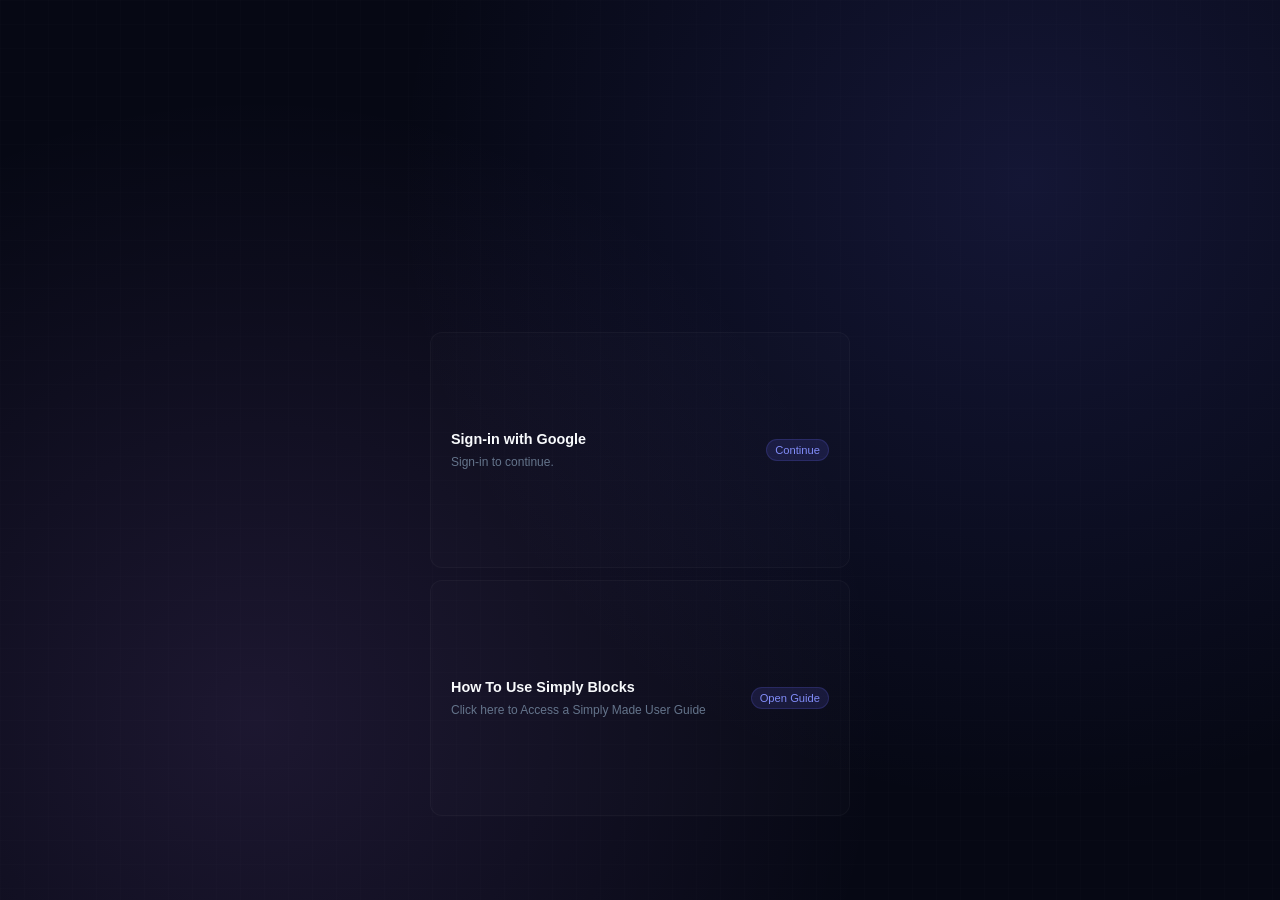
<file: sidePanel.html>
<!DOCTYPE html>
<html lang="en">
<head>
  <meta charset="UTF-8">
  <meta name="viewport" content="width=device-width, initial-scale=1.0">
  <title>Simply Blocks</title>
  <link rel="stylesheet" href="index.css">
</head>
<body>
  <script type="module" src="sidePanel.js"></script>
</body>
</html>
</file>
<file: index.css>
* {
    box-sizing: border-box;
    margin: 0;
    padding: 0;
}

html {
    width: 100%;
    min-height: 100%;
    background: #060814;
}

body {
    width: 100%;
    min-height: 100vh;

    font-family:
        -apple-system,
        BlinkMacSystemFont,
        "Segoe UI",
        Roboto,
        Helvetica,
        Arial,
        sans-serif;

    color: #f1f5f9;
    line-height: 1.5;

    background-color: #060814;
    background-image:
        radial-gradient(
            circle at 80% 20%,
            rgba(99, 102, 241, 0.15) 0%,
            transparent 50%
        ),
        radial-gradient(
            circle at 20% 80%,
            rgba(192, 132, 252, 0.12) 0%,
            transparent 50%
        ),
        linear-gradient(
            rgba(255, 255, 255, 0.007) 1px,
            transparent 1px
        ),
        linear-gradient(
            90deg,
            rgba(255, 255, 255, 0.007) 1px,
            transparent 1px
        );

    background-size:
        100% 100%,
        100% 100%,
        24px 24px,
        24px 24px;

    padding: 16px;
    overflow-x: hidden;
}

body > div {
    width: 100%;
}

::-webkit-scrollbar {
    width: 6px;
}

::-webkit-scrollbar-track {
    background: transparent;
}

::-webkit-scrollbar-thumb {
    background: rgba(255, 255, 255, 0.1);
    border-radius: 10px;
}

::-webkit-scrollbar-thumb:hover {
    background: rgba(255, 255, 255, 0.2);
}

.dashboard-title {
    width: 100%;

    font-size: 1.4rem;
    font-weight: 800;
    letter-spacing: -0.02em;

    background: linear-gradient(
        135deg,
        #c084fc 0%,
        #6366f1 50%,
        #38bdf8 100%
    );

    background-clip: text;
    -webkit-background-clip: text;
    -webkit-text-fill-color: transparent;

    margin-bottom: 4px;
}

.subtitle {
    width: 100%;
    font-size: 0.8rem;
    color: #94a3b8;
    margin-bottom: 20px;
}

.glass-card {
    width: 100%;

    background: rgba(10, 15, 30, 0.4);

    backdrop-filter: blur(20px);
    -webkit-backdrop-filter: blur(20px);

    border: 1px solid rgba(255, 255, 255, 0.06);
    border-radius: 16px;

    padding: 16px;
    margin-bottom: 16px;

    box-shadow:
        0 10px 30px rgba(0, 0, 0, 0.3),
        inset 0 1px 0 rgba(255, 255, 255, 0.05);
}

.section-header {
    font-size: 0.75rem;
    font-weight: 700;

    text-transform: uppercase;
    letter-spacing: 0.08em;

    color: #c084fc;
    margin-bottom: 12px;
}

.grid-container {
    width: 100%;

    display: grid;
    grid-template-columns: minmax(0, 1fr);
    gap: 12px;
}

.interactive-card {
    width: 100%;
    min-width: 0;

    display: flex;
    justify-content: space-between;
    align-items: center;
    gap: 12px;

    background: rgba(255, 255, 255, 0.01);

    border: 1px solid rgba(255, 255, 255, 0.03);
    border-radius: 12px;

    padding: 14px;

    cursor: pointer;

    transition:
        transform 0.2s cubic-bezier(0.2, 0.8, 0.2, 1),
        box-shadow 0.2s ease,
        border-color 0.2s ease,
        background 0.2s ease;
}

.interactive-card:hover {
    transform: translateY(-3px);

    background: rgba(255, 255, 255, 0.04);
    border-color: rgba(192, 132, 252, 0.3);

    box-shadow:
        0 12px 24px rgba(0, 0, 0, 0.4),
        0 0 0 1px rgba(192, 132, 252, 0.15);
}

.interactive-card:active {
    transform: translateY(-1px);
}


.card-meta {
    min-width: 0;
    flex: 1;

    display: flex;
    flex-direction: column;
}

.card-title {
    font-size: 0.9rem;
    font-weight: 600;
    color: #f8fafc;

    margin-bottom: 2px;

    overflow-wrap: anywhere;
}

.card-desc {
    font-size: 0.75rem;
    color: #64748b;

    overflow-wrap: anywhere;
}

.status-badge {
    flex-shrink: 0;

    font-size: 0.7rem;
    white-space: nowrap;

    padding: 2px 8px;

    border-radius: 20px;

    background: rgba(99, 102, 241, 0.15);
    color: #818cf8;

    border: 1px solid rgba(99, 102, 241, 0.2);
}

.status-badge.active {
    background: rgba(56, 189, 248, 0.15);
    color: #38bdf8;

    border-color: rgba(56, 189, 248, 0.2);
}

.auto-scroll-card {
    cursor: pointer;
}

.auto-scroll-controls {
    flex: 0 0 auto;
    display: flex;
    flex-direction: column;
    align-items: flex-end;
    gap: 6px;
}

.speed-options {
    display: flex;
    gap: 4px;
}

.speed-option {
    padding: 4px 7px;
    border: 1px solid rgba(99, 102, 241, 0.22);
    border-radius: 7px;
    color: #94a3b8;
    font: inherit;
    font-size: 0.65rem;
    font-weight: 600;
    background: rgba(99, 102, 241, 0.08);
    cursor: pointer;
    transition:
        color 0.18s ease,
        border-color 0.18s ease,
        background 0.18s ease;
}

.speed-option:hover,
.speed-option.active {
    color: #f8fafc;
    border-color: rgba(129, 140, 248, 0.6);
    background: rgba(99, 102, 241, 0.3);
}

.speed-option:focus-visible {
    outline: 2px solid #818cf8;
    outline-offset: 2px;
}

@media (max-width: 400px) {
    body {
        padding: 12px;
    }

    .glass-card {
        padding: 14px;
    }

    .interactive-card {
        padding: 12px;
    }

    .dashboard-title {
        font-size: 1.25rem;
    }
}

@media (max-width: 320px) {
    body {
        padding: 8px;
    }

    .glass-card {
        padding: 12px;
        border-radius: 14px;
    }

    .interactive-card {
        padding: 10px;
        gap: 8px;
    }

    .status-badge {
        padding: 2px 6px;
        font-size: 0.65rem;
    }

    .speed-option {
        padding-inline: 5px;
        font-size: 0.6rem;
    }
}

/* Fill the available Chrome side-panel viewport at any panel size. */
html {
    height: 100%;
}

body {
    height: 100%;
    min-height: 100vh;
    display: flex;
    flex-direction: column;
    gap: clamp(12px, 2.4vh, 20px);
    padding: clamp(12px, 3vw, 20px);
    overflow-y: auto;
}

.dashboard-header {
    flex: 0 0 auto;
}

.subtitle,
.glass-card {
    margin-bottom: 0;
}

.glass-card {
    padding: clamp(14px, 3.5vw, 20px);
}

.dashboard-header + .glass-card {
    min-height: 0;
    flex: 1 1 auto;
    display: flex;
    flex-direction: column;
}

.glass-card:last-of-type {
    flex: 0 0 auto;
}

.grid-container {
    min-height: 0;
    flex: 1;
    grid-template-rows: repeat(5, minmax(64px, 1fr));
}

.interactive-card {
    height: 100%;
}

.environment-info {
    width: 100%;
    gap: clamp(6px, 1.2vh, 10px) !important;
}

.environment-info > div {
    width: 100%;
    gap: 16px;
}

.environment-info > div > span:last-child {
    text-align: right;
}

@media (max-width: 400px) {
    body {
        gap: 12px;
    }
}

@media (max-height: 680px) {
    body {
        gap: 10px;
    }

    .glass-card {
        padding-block: 12px;
    }

    .section-header {
        margin-bottom: 8px;
    }

    .grid-container {
        grid-template-rows: repeat(5, minmax(56px, 1fr));
        gap: 8px;
    }

    .interactive-card {
        padding-block: 9px;
    }
}
</file>
<file: newTab.css>
body {
    --middle-background-color: #220a38;
    --glow-start-color: rgb(115, 0, 255);
    --glow-end-color: rgb(255, 0, 255);
    --text-gradient-color: rgb(129, 140, 248);
    background: linear-gradient(135deg, #030204, var(--middle-background-color), #0f0114);
    min-height: 100vh;
    margin: 0;
    font-family: 'Segoe UI', Tahoma, Geneva, Verdana, sans-serif;
}
.ui{
    min-height:100vh;
    display: flex;
    align-items:center;
    justify-content: center;
    position: relative;
}
.side-panel {
    position: fixed;
    top: 0;
    left: 0;

    width: 70px;
    height: 100vh;

    background-color: rgb(32, 31, 31);

    z-index: 2;
    transition: width 0.5s ease;
}
.side-panel.expanded{
    width: 485px;
}

.panel-content {
    box-sizing: border-box;
    width: calc(475px - 0.25px);
    padding: 70px 30px 30px 90px;
    color: white;
    font-family: 'Segoe UI', Tahoma, Geneva, Verdana, sans-serif;
    opacity: 0;
    visibility: hidden;
    transform: translateX(-15px);
    transition:
        opacity 0.2s ease,
        transform 0.2s ease,
        visibility 0s linear 0.2s;
    max-height: 100vh;
    overflow-y: auto;
}

.side-panel.expanded .panel-content {
    opacity: 1;
    visibility: visible;
    transform: translateX(0);
    transition-delay: 0.25s;
}

.panel-content::-webkit-scrollbar {
    width: 12px;
}

.panel-content::-webkit-scrollbar-track {
    background: transparent;
}

.panel-content::-webkit-scrollbar-thumb {
    border: 2px solid transparent;
    border-radius: 3px;
    background:
        linear-gradient(#28272a, #28272a) padding-box,
        linear-gradient(
            to bottom,
            var(--glow-start-color),
            rgb(191, 0, 255),
            var(--glow-end-color)
        ) border-box;
    background-clip: padding-box, border-box;
}

.panel-content::-webkit-scrollbar-thumb:hover {
    background:
        linear-gradient(#323035, #323035) padding-box,
        linear-gradient(
            to bottom,
            var(--glow-start-color),
            rgb(191, 0, 255),
            var(--glow-end-color)
        ) border-box;
}

.panel-content::-webkit-scrollbar-button {
    display: none;
}

.panel-header {
    padding-bottom: 18px;
    border-bottom: 1px solid #3a393d;
}

.panel-header p {
    margin: 0 0 5px;
    color: #aaa6b0;
    font-size: 11px;
    font-weight: 700;
    letter-spacing: 1.5px;
    text-transform: uppercase;
}

.panel-header h2 {
    margin: 0;
    font-size: 26px;
}

.new-tab-side-panel-toggle { position:absolute; z-index:4; top:100px; left:35px; box-sizing:border-box; width:48px; height:42px; display:grid; place-items:center; transform:translateX(-50%); padding:0; border:0; color:#f1f5f9; background:transparent; cursor:pointer; }
.new-tab-side-panel-toggle[hidden] { display:none; }
.new-tab-side-panel-toggle:hover { color:#c4b5fd; }
.new-tab-side-panel-toggle:focus-visible { outline:2px solid #818cf8; outline-offset:3px; }
.new-tab-side-panel-toggle[aria-pressed="true"] { color:#c4b5fd; }
.new-tab-side-panel-toggle:disabled { opacity:.65; cursor:default; }
.new-tab-side-panel-toggle svg { width:30px; height:30px; fill:none; stroke:currentColor; stroke-width:1.8; stroke-linecap:round; stroke-linejoin:round; transition:width .2s ease,height .2s ease; }
.new-tab-side-panel-toggle:hover svg,.new-tab-side-panel-toggle[aria-pressed="true"] svg { width:34px; height:34px; }
.new-tab-side-panel-toggle::after { content:attr(data-tooltip); position:absolute; top:calc(100% + 8px); left:50%; transform:translateX(-50%); padding:6px 10px; border-radius:6px; color:#fff; background:rgba(20,20,25,.95); font:12px/1 'Segoe UI',Tahoma,Geneva,Verdana,sans-serif; white-space:nowrap; opacity:0; pointer-events:none; transition:opacity .2s ease; }
.new-tab-side-panel-toggle:hover::after { opacity:1; }

.panel-tabs { display: grid; grid-template-columns: 1fr 1fr; gap: 6px; margin-top: 18px; padding: 4px; border: 1px solid #403e43; border-radius: 6px; background: #222124; }
.panel-tab { padding: 10px; border: 0; border-radius: 4px; background: transparent; color: #aaa6b0; font: 600 13px 'Segoe UI', sans-serif; cursor: pointer; }
.panel-tab.active { background: #3b3740; color: #fff; box-shadow: 0 2px 8px rgba(0,0,0,.25); }
.panel-tab:focus-visible { outline: 2px solid #b76cff; outline-offset: 2px; }
.tab-panel:not(.active) { display: none; }

.setting-card {
    margin-top: 20px;
    padding: 18px;
    border: 1px solid #444247;
    border-radius: 4px;
    background: #28272a;
    box-shadow: 0 8px 18px rgba(0, 0, 0, 0.18);
}

.setting-card-header {
    display: flex;
    align-items: center;
    justify-content: space-between;
    gap: 20px;
    margin-bottom: 18px;
}

.setting-card h3 {
    margin: 0 0 4px;
    font-size: 16px;
}

.setting-card p {
    margin: 0;
    color: #aaa6b0;
    font-size: 12px;
}

.color-preview {
    flex: 0 0 auto;
    width: 42px;
    height: 42px;
    border: 2px solid #625f66;
    border-radius: 3px;
    background: rgb(34, 10, 56);
    box-shadow: inset 0 0 0 3px #28272a;
}

.glow-start-preview {
    background: var(--glow-start-color);
}

.glow-end-preview {
    background: var(--glow-end-color);
}

.text-gradient-preview {
    background: var(--text-gradient-color);
}

.rgb-controls {
    display: flex;
    flex-direction: column;
    gap: 20px;
    padding: 16px;
    border: 1px solid #403e43;
    border-radius: 3px;
    background: #222124;
}

.rgb-controls label {
    display: flex;
    flex-direction: column;
    gap: 8px;
}

.channel-heading {
    display: flex;
    align-items: center;
    justify-content: space-between;
}

.channel-heading > span {
    color: #c8c5cc;
    font-size: 11px;
    font-weight: 700;
    letter-spacing: 0.6px;
    text-transform: uppercase;
}

.channel-heading output {
    min-width: 30px;
    padding: 3px 7px;
    border: 1px solid #4a484e;
    border-radius: 3px;
    background: #1d1c1f;
    color: #e6e3e9;
    font-family: Consolas, monospace;
    font-size: 11px;
    text-align: center;
}

.rgb-slider {
    -webkit-appearance: none;
    appearance: none;
    width: 100%;
    height: 8px;
    margin: 6px 0;
    border: 1px solid #504d54;
    border-radius: 2px;
    outline: none;
    background: #171619;
    cursor: pointer;
}

.red-slider {
    background: linear-gradient(to right, #171619, #ef4444);
}

.green-slider {
    background: linear-gradient(to right, #171619, #22c55e);
}

.blue-slider {
    background: linear-gradient(to right, #171619, #3b82f6);
}

.rgb-slider::-webkit-slider-thumb {
    -webkit-appearance: none;
    appearance: none;
    width: 18px;
    height: 22px;
    border: 2px solid #d8b4fe;
    border-radius: 3px;
    background: #302d34;
    box-shadow: 0 0 0 2px #1b1a1d, 0 2px 7px rgba(0, 0, 0, 0.45);
    cursor: grab;
}

.rgb-slider::-webkit-slider-thumb:active {
    background: #4b4055;
    cursor: grabbing;
}

.rgb-slider:focus-visible {
    outline: 2px solid #b76cff;
    outline-offset: 5px;
}

#middle-color-value,
#glow-start-value,
#glow-end-value,
#text-gradient-value {
    display: block;
    margin-top: 14px;
    padding-top: 12px;
    border-top: 1px solid #403e43;
    color: #c9a4ed;
    font-family: Consolas, monospace;
    font-size: 12px;
}

.side-panel::after,
.side-panel::before {
    content: "";

    position: absolute;
    top: 0;
    left: 0;

    width: 100%;
    height: 100%;

    background: linear-gradient(
        to bottom,
        var(--glow-start-color),
        rgb(191, 0, 255),
        var(--glow-end-color)
    );
    pointer-events: none;
}

.side-panel::after {
    left: 100%;
    width: 2px;
    z-index: -1;
}

.side-panel::before {
    left: 100%;
    width: 5px;

    filter: blur(25px);
    opacity: 0.9;

    z-index: -2;
}

.customize {
    z-index: 4;
    position: absolute;
    top: 2px;
    left: 35px;
    transform: translateX(-50%);

    width: 48px;
    height: 42px;

    display: flex;
    flex-direction: column;
    justify-content: center;
    align-items: center;
    gap: 6px;

    padding: 0;
    border: none;
    background: transparent;
    cursor: pointer;
}

.customize span {
    width: 32px;
    height: 4px;

    background-color: white;
    border-radius: 999px;

    transition:
        width 0.2s ease,
        transform 0.2s ease,
        opacity 0.2s ease;
}

.customize:hover span {
    width: 36px;
}

.customize::after {
    content: attr(data-tooltip);

    position: absolute;
    top: calc(100% + 8px);
    left: 50%;
    transform: translateX(-50%);

    padding: 6px 10px;
    border-radius: 6px;

    background-color: rgba(20, 20, 25, 0.95);
    color: white;

    font-size: 12px;
    white-space: nowrap;

    opacity: 0;
    pointer-events: none;
    transition: opacity 0.2s ease;
}

.customize:hover::after {
    opacity: 1;
}

.new-tab-fullscreen-toggle { position:absolute; z-index:4; top:50px; left:35px; width:48px; height:42px; display:grid; place-items:center; transform:translateX(-50%); padding:0; border:0; color:#fff; background:transparent; cursor:pointer; }
.new-tab-fullscreen-toggle svg { width:30px; height:30px; fill:none; stroke:currentColor; stroke-width:2.3; stroke-linecap:round; stroke-linejoin:round; transition:width .2s ease,height .2s ease,color .2s ease; }
.new-tab-fullscreen-toggle:hover svg,.new-tab-fullscreen-toggle[aria-pressed="true"] svg { width:34px; height:34px; color:#c4b5fd; }
.new-tab-fullscreen-toggle:focus-visible { outline:2px solid #818cf8; outline-offset:2px; border-radius:8px; }
.new-tab-fullscreen-toggle::after { content:attr(data-tooltip); position:absolute; top:calc(100% + 8px); left:50%; transform:translateX(-50%); padding:6px 10px; border-radius:6px; color:#fff; background:rgba(20,20,25,.95); font:12px/1 'Segoe UI',Tahoma,Geneva,Verdana,sans-serif; white-space:nowrap; opacity:0; pointer-events:none; transition:opacity .2s ease; }
.new-tab-fullscreen-toggle:hover::after { opacity:1; }

.wrapper{
    margin: 0;
    min-height: 100vh;
    display: flex;
    align-items: center;
    justify-content: center;
    flex-direction: column;
    gap: 10px;
}
.message{

    font-size:4rem;

    font-weight:600;

    letter-spacing:-2px;

    line-height:1.2;

    background:linear-gradient(
        135deg,
        #ffffff 0%,
        #d8b4fe 30%,
        var(--text-gradient-color) 60%,
        #7dd3fc 100%
    );

    background-size:300%;
    background-clip: text;
    -webkit-background-clip:text;
    -webkit-text-fill-color:transparent;

    margin: 0;
    text-align: center;
    padding: 0.1rem;
    animation:titleFlow 8s linear infinite;

}
.desc{
    font-size:2.5rem;
    font-weight:600;
    letter-spacing: -3px;
    line-height:1.25;

    background:linear-gradient(
        135deg,
        #ffffff 0%,
        #d8b4fe 30%,
        var(--text-gradient-color) 60%,
        #7dd3fc 100%
    );

    background-size:100%;
    background-clip: text;
    -webkit-background-clip:text;
    -webkit-text-fill-color:transparent; 

    margin: 0;
    text-align: center;
    padding: 0.1rem;
}
.begin-message{

    font-size:1rem;

    font-weight:600;

    color:#f8fafc;

}
@keyframes titleFlow{

    from{

        background-position:0%;

    }

    to{

        background-position:300%;

    }

}
form{
    text-align: center;
    color: rgb(90, 89, 89);
}
.search-form {
    display: flex;
    align-items: center;
    justify-content: center;
    width: 100%;
    max-width: 584px;
    min-width: 511px;
    height: 44px;
    padding: 0.1rem;
    border-radius:24px;
    border-color: none;
    background-color: rgb(32, 31, 31);
    position: relative;
    color: white;
    text-align: center;
}
.search-form::after {
    content: '';
    position: absolute;
    height: 110%;
    width: 101%;
    border-radius:24px;
    background-image:linear-gradient(to bottom right, var(--glow-start-color), rgb(191, 0, 255), var(--glow-end-color));
    z-index: -1;
}
.search-form::before {
    content: '';
    position: absolute;
    height: 110%;
    width: 101%;
    border-radius:24px;
    background-image:linear-gradient(to bottom right, var(--glow-start-color), rgb(191, 0, 255), var(--glow-end-color));
    z-index: -1;
    filter: blur(15px);
}
.search-form:hover{
    z-index: 0;
}

.search-input {
    flex: 1;
    height: 100%;
    border: none;
    outline: none;
    font-weight:500;
    font-size: 16px;
    font-family:'Segoe UI', Tahoma, Geneva, Verdana, sans-serif;
    color: #ffffff;
    text-align: center;
    background: transparent;
}

.shortcut-grid { display: flex; justify-content: center; flex-wrap: wrap; gap: 14px; width: min(680px, 85vw); margin-top: 20px; }
.shortcut-item { width: 78px; padding: 8px 4px; border: 0; border-radius: 10px; background: transparent; color: #f4f0f8; cursor: pointer; font: 600 12px 'Segoe UI', sans-serif; text-align: center; }
.shortcut-item:hover { background: rgba(255,255,255,.08); }
.shortcut-item:focus-visible { outline: 2px solid #d8b4fe; }
.shortcut-icon { display: grid; place-items: center; width: 46px; height: 46px; margin: 0 auto 7px; border: 1px solid rgba(216,180,254,.55); border-radius: 50%; background: rgb(32,31,31); color: #fff; box-shadow: 0 0 14px rgba(183,108,255,.25); font-size: 18px; font-weight: 700; text-transform: uppercase; }
.shortcut-icon img { grid-area: 1 / 1; width: 28px; height: 28px; object-fit: contain; }
.shortcut-icon-fallback { border-radius: 6px; }
.shortcut-site-icon { position: relative; z-index: 1; }
.shortcut-name { display: block; overflow: hidden; text-overflow: ellipsis; white-space: nowrap; }
.shortcut-settings {
    border: 2px solid transparent;
    background:
        linear-gradient(#28272a, #28272a) padding-box,
        linear-gradient(135deg, var(--glow-start-color), rgb(191, 0, 255), var(--glow-end-color)) border-box;
    box-shadow: 0 8px 18px rgba(0, 0, 0, .18), 0 0 16px rgba(183, 108, 255, .16);
}
.shortcut-actions {
    display: grid;
    gap: 10px;
    padding: 12px;
    border: 2px solid transparent;
    border-radius: 6px;
    background:
        linear-gradient(#222124, #222124) padding-box,
        linear-gradient(135deg, var(--glow-start-color), rgb(191, 0, 255), var(--glow-end-color)) border-box;
}
.shortcut-actions button {
    padding: 11px 12px;
    border: 2px solid transparent;
    border-radius: 5px;
    background:
        linear-gradient(#302e33, #302e33) padding-box,
        linear-gradient(135deg, var(--glow-start-color), rgb(191, 0, 255), var(--glow-end-color)) border-box;
    color: #fff;
    font: 600 13px 'Segoe UI', sans-serif;
    cursor: pointer;
    text-align: left;
}
.shortcut-actions button:hover {
    background:
        linear-gradient(#3b3740, #3b3740) padding-box,
        linear-gradient(135deg, var(--glow-end-color), rgb(191, 0, 255), var(--glow-start-color)) border-box;
    box-shadow: 0 0 12px rgba(183, 108, 255, .22);
}
.shortcut-actions button:disabled { opacity: .4; cursor: not-allowed; }
.panel-shortcut-list { display: flex; flex-wrap: wrap; gap: 8px; margin-top: 16px; }
.panel-shortcut-chip { display: flex; align-items: center; gap: 7px; max-width: 100%; padding: 7px 9px; border: 1px solid #454248; border-radius: 5px; color: #d5d1d8; background: #222124; font-size: 12px; }
.panel-shortcut-chip .shortcut-icon { width: 24px; height: 24px; margin: 0; font-size: 10px; }
.panel-shortcut-chip .shortcut-icon img { width: 16px; height: 16px; }
.empty-shortcuts { color: #8f8b94; font-size: 12px; }

.shortcut-dialog { width: min(390px, calc(100vw - 40px)); padding: 0; border: 1px solid #57525c; border-radius: 8px; background: #28272a; color: white; box-shadow: 0 24px 70px rgba(0,0,0,.65); }
.shortcut-dialog::backdrop { background: rgba(3,2,4,.72); backdrop-filter: blur(3px); }
.shortcut-dialog form { padding: 22px; text-align: left; }
.dialog-heading { display: flex; justify-content: space-between; align-items: flex-start; margin-bottom: 22px; }
.dialog-heading p { margin: 0 0 4px; color: #aaa6b0; font-size: 10px; font-weight: 700; letter-spacing: 1.4px; text-transform: uppercase; }
.dialog-heading h2 { margin: 0; font-size: 22px; }
.dialog-close { border: 0; background: transparent; color: #aaa6b0; font-size: 26px; line-height: 1; cursor: pointer; }
.shortcut-dialog label { display: block; margin: 13px 0 6px; color: #cbc7cf; font-size: 12px; font-weight: 700; }
.shortcut-dialog input, .shortcut-dialog select { box-sizing: border-box; width: 100%; padding: 11px 12px; border: 1px solid #514d55; border-radius: 4px; outline: 0; background: #1e1d20; color: white; font: 14px 'Segoe UI', sans-serif; }
.shortcut-dialog input:focus, .shortcut-dialog select:focus { border-color: #b76cff; box-shadow: 0 0 0 2px rgba(183,108,255,.18); }
.shortcut-error { min-height: 18px; margin: 10px 0 0; color: #fca5a5; font-size: 12px; }
.dialog-actions { display: flex; justify-content: flex-end; gap: 9px; margin-top: 14px; }
.dialog-actions button { padding: 9px 14px; border-radius: 4px; color: white; font: 600 13px 'Segoe UI', sans-serif; cursor: pointer; }
.secondary-button { border: 1px solid #514d55; background: transparent; }
.primary-button { border: 1px solid #b76cff; background: #704093; }
.danger-button { border-color: #ef4444; background: #8b2929; }

@media (max-width: 600px) {
    .side-panel.expanded { width: min(485px, 100vw); }
    .panel-content { width: min(475px, 100vw); padding-right: 22px; }
    .message { font-size: 2.7rem; }
    .desc { font-size: 1.8rem; }
    .search-form { min-width: 0; width: 82vw; }
}
</file>
<file: blockenvironment.css>
:root {
    --middle-background-color: rgb(34, 10, 56);
    --glow-start-color: rgb(115, 0, 255);
    --glow-end-color: rgb(255, 0, 255);
    --text-gradient-color: rgb(129, 140, 248);
    --sidebar-border-color: rgb(32, 31, 31);
}

body {
    --middle-background-color: rgb(34, 10, 56);
}

html,
body {
    min-height: 100%;
    margin: 0;
}

body {
    min-height: 100vh;
    background: linear-gradient(
        135deg,
        #030204,
        var(--middle-background-color),
        #0f0114
    );
    background-attachment: fixed;
}

main {
    min-height: 100vh;
    position: relative;
    overflow: hidden;
    font-family: 'Segoe UI', Tahoma, Geneva, Verdana, sans-serif;
}

.environment-empty-state { position: absolute; inset: 0; display: grid; place-content: center; gap: 9px; padding: 80px; color: #94a3b8; text-align: center; pointer-events: none; }
.environment-empty-state strong { color: #f8fafc; font-size: 1.35rem; }
.environment-empty-state span { font-size: .9rem; }

.environment-block { --block-color: #7c3aed; position: absolute; z-index: 1; left: 110px; top: 80px; box-sizing: border-box; width: 190px; min-height: 104px; display: flex; flex-direction: column; justify-content: center; padding: 18px; border: 2px solid var(--block-color); border-radius: 14px; color: #f8fafc; background: var(--sidebar-border-color); box-shadow: 0 18px 38px rgba(0,0,0,.42), 0 0 9px color-mix(in srgb,var(--block-color) 72%,transparent), 0 0 22px color-mix(in srgb,var(--block-color) 30%,transparent), inset 0 1px 0 rgba(255,255,255,.06); font-family: 'Segoe UI', Tahoma, Geneva, Verdana, sans-serif; text-align: left; cursor: grab; user-select: none; touch-action: none; }
.environment-block-connector { position:absolute; z-index:5; box-sizing:border-box; width:20px; height:20px; display:grid; place-items:center; overflow:hidden; transform:translateX(-50%); border:2px solid var(--block-color); border-radius:999px; color:transparent; background:var(--sidebar-border-color); box-shadow:0 0 7px color-mix(in srgb,var(--block-color) 85%,transparent),0 0 14px color-mix(in srgb,var(--block-color) 38%,transparent); font:700 0/1 'Segoe UI',Tahoma,Geneva,Verdana,sans-serif; white-space:nowrap; cursor:grab; touch-action:none; user-select:none; transition:width .2s ease,height .2s ease,color .15s ease,font-size .15s ease,background .2s ease,box-shadow .2s ease; }
.environment-block-connector:hover,.environment-block-connector.active { width:82px; height:28px; color:#fff; background:linear-gradient(135deg,var(--glow-start-color),var(--text-gradient-color),var(--glow-end-color)); box-shadow:0 0 10px color-mix(in srgb,var(--block-color) 90%,transparent),0 0 22px color-mix(in srgb,var(--block-color) 52%,transparent); font-size:.7rem; }
.environment-block-connector.connected { width:20px; height:20px; border-color:transparent; color:transparent; background:linear-gradient(var(--sidebar-border-color),var(--sidebar-border-color)) padding-box,linear-gradient(135deg,var(--glow-start-color),var(--text-gradient-color),var(--glow-end-color)) border-box; font-size:0; cursor:pointer; }
.environment-block-connector.dragging { cursor:grabbing; transition:none; }
.environment-connection-line { position:absolute; z-index:0; height:2px; transform-origin:0 50%; border-radius:999px; background:linear-gradient(90deg,var(--glow-start-color),var(--text-gradient-color),var(--glow-end-color)); box-shadow:0 0 5px color-mix(in srgb,var(--block-color) 70%,transparent); pointer-events:none; }
.environment-block.file-flow-complete { border-color: #22c55e; background: #064e3b; box-shadow: 0 0 12px rgba(34,197,94,.8),0 0 30px rgba(34,197,94,.4),inset 0 1px 0 rgba(255,255,255,.1); }
.environment-connection-line.file-flow-complete { height: 3px; background: #22c55e; box-shadow: 0 0 7px rgba(34,197,94,.9),0 0 16px rgba(34,197,94,.55); }
.environment-block.connection-target { box-shadow:0 0 0 2px rgba(255,255,255,.2),0 0 16px var(--block-color),0 0 34px color-mix(in srgb,var(--block-color) 50%,transparent); }
.environment-block.connection-target-invalid { box-shadow:0 0 0 2px rgba(248,113,113,.7),0 0 18px rgba(239,68,68,.7),0 0 34px rgba(127,29,29,.45); }
.connection-hover-prompt { position:absolute; z-index:8; transform:translate(-50%,-100%); padding:8px 11px; border:1px solid rgba(192,132,252,.45); border-radius:9px; color:#f8fafc; background:rgba(10,15,30,.97); box-shadow:0 10px 25px rgba(0,0,0,.45); font:700 .72rem/1 'Segoe UI',Tahoma,Geneva,Verdana,sans-serif; white-space:nowrap; pointer-events:none; }
.connection-hover-prompt.actionable { pointer-events:auto; cursor:pointer; }
.connection-hover-prompt.actionable:hover { border-color:#f87171; background:rgba(127,29,29,.94); }
.connection-hover-prompt[hidden] { display:none; }
.environment-block:active { cursor: grabbing; }
.environment-block:hover { transform: translateY(-2px); box-shadow: 0 22px 44px rgba(0,0,0,.45), 0 0 12px color-mix(in srgb,var(--block-color) 90%,transparent), 0 0 30px color-mix(in srgb,var(--block-color) 48%,transparent); }
.environment-block.dragging { z-index: 3; transform: none; transition: none; }
.environment-block.connected-top { z-index:2; border-bottom-left-radius: 0; border-bottom-right-radius: 0; border-bottom-color: var(--sidebar-border-color); box-shadow:0 0 9px color-mix(in srgb,var(--block-color) 58%,transparent),inset 0 1px 0 rgba(255,255,255,.06); }
.environment-block.connected-bottom { border-top-left-radius: 0; border-top-right-radius: 0; border-top-color: var(--sidebar-border-color); box-shadow:0 12px 28px rgba(0,0,0,.38),0 0 9px color-mix(in srgb,var(--block-color) 58%,transparent); }
.environment-block-header { position:relative; z-index:1; display: flex; align-items: center; gap: 11px; min-width: 0; }
.environment-block-icon { flex: 0 0 auto; width: 34px; height: 34px; padding: 5px; border-radius: 10px; background: rgba(255,255,255,.12); object-fit: contain; }
.environment-block-name { overflow: hidden; color: #fff; font-size: 1rem; font-weight: 700; text-overflow: ellipsis; white-space: nowrap; }
.environment-block-edit { position: absolute; z-index: 4; top: 7px; right: 7px; width: 28px; height: 28px; display: grid; place-items: center; opacity: 0; border: 1px solid rgba(255,255,255,.12); border-radius: 8px; color: #e2e8f0; background: rgba(2,6,23,.78); font-size: 1rem; cursor: pointer; transition: opacity .16s ease,border-color .16s ease,background .16s ease; }
.environment-block:hover .environment-block-edit,.environment-block:focus-within .environment-block-edit { opacity: 1; }
.environment-block-edit:hover { border-color: var(--block-color); background: color-mix(in srgb,var(--block-color) 28%,#020617); }
.environment-block-edit:focus-visible { opacity: 1; outline: 2px solid #fff; outline-offset: 2px; }

.workspace-profile-trigger {
    position: fixed;
    top: 2px;
    left: 35px;
}

.workspace-panel-content {
    padding-top: 54px;
}
.workspace-drive-picker-card {
    display: none;
}

.workspace-profile-card {
    position: fixed;
    z-index: 4;
    top: 54px;
    left: 11px;
    box-sizing: border-box;
    width: 48px;
    height: 48px;
    display: flex;
    align-items: center;
    gap: 12px;
    padding: 5px;
    overflow: hidden;
    border: 1px solid rgba(255, 255, 255, 0.05);
    border-radius: 14px;
    color: inherit;
    font: inherit;
    text-align: left;
    background: rgba(255, 255, 255, 0.02);
    cursor: pointer;
    transition:
        transform 0.2s cubic-bezier(0.2, 0.8, 0.2, 1),
        box-shadow 0.2s ease,
        border-color 0.2s ease,
        background 0.2s ease,
        width 0.5s ease;
}

.workspace-profile-card:hover {
    border-color: rgba(192, 132, 252, 0.3);
    background: rgba(255, 255, 255, 0.05);
    box-shadow:
        0 12px 24px rgba(0, 0, 0, 0.4),
        0 0 0 1px rgba(192, 132, 252, 0.15);
}

.side-panel.expanded ~ .workspace-profile-card {
    width: 454px;
    padding-right: 16px;
}

.workspace-profile-card:focus-visible {
    outline: 2px solid #818cf8;
    outline-offset: 3px;
}

.workspace-profile-card:disabled {
    cursor: wait;
    opacity: 0.7;
}

.workspace-profile-card-image {
    flex: 0 0 auto;
    width: 36px;
    height: 36px;
    border: 1px solid rgba(216, 180, 254, 0.5);
    border-radius: 50%;
    object-fit: cover;
}

.workspace-profile-card-text {
    min-width: 0;
    display: flex;
    flex-direction: column;
    opacity: 0;
    transform: translateX(-8px);
    transition:
        opacity 0.2s ease,
        transform 0.2s ease;
}

.side-panel.expanded ~ .workspace-profile-card .workspace-profile-card-text {
    opacity: 1;
    transform: translateX(0);
    transition-delay: 0.25s;
}

.workspace-profile-card-title {
    color: #f8fafc;
    font-size: 0.98rem;
    font-weight: 600;
}

.workspace-profile-card-description {
    margin-top: 3px;
    color: #64748b;
    font-size: 0.78rem;
}

.block-sidebar-card {
    position: fixed;
    z-index: 4;
    left: 11px;
    box-sizing: border-box;
    width: 48px;
    height: 48px;
    display: flex;
    align-items: center;
    gap: 12px;
    padding: 5px;
    overflow: hidden;
    border: 1px solid rgba(255, 255, 255, 0.05);
    border-radius: 14px;
    color: inherit;
    font: inherit;
    text-align: left;
    background: rgba(255, 255, 255, 0.02);
    cursor: pointer;
    transition:
        box-shadow 0.2s ease,
        border-color 0.2s ease,
        background 0.2s ease,
        width 0.5s ease;
}

.block-sidebar-new-tab {
    top: 110px;
}

.block-sidebar-fullscreen {
    top: 166px;
}

.block-sidebar-side-panel {
    top: 222px;
}

.block-sidebar-blocks { top: 278px; }
.block-sidebar-file-block { top: 334px; }
.block-sidebar-flow { top: 390px; }
.block-sidebar-saved .block-sidebar-icon { overflow: hidden; }
.block-sidebar-saved .block-sidebar-icon img { width: 24px; height: 24px; object-fit: contain; }

.side-panel.expanded ~ .block-sidebar-card {
    width: 454px;
    padding-right: 16px;
}

.block-sidebar-card:hover {
    border-color: rgba(192, 132, 252, 0.3);
    background: rgba(255, 255, 255, 0.05);
    box-shadow:
        0 12px 24px rgba(0, 0, 0, 0.4),
        0 0 0 1px rgba(192, 132, 252, 0.15);
}

.block-sidebar-card:focus-visible {
    outline: 2px solid #818cf8;
    outline-offset: 3px;
}

.block-sidebar-card:disabled {
    cursor: wait;
    opacity: 0.7;
}

.block-sidebar-icon {
    flex: 0 0 auto;
    width: 36px;
    height: 36px;
    display: grid;
    place-items: center;
    border-radius: 9px;
    color: #d8b4fe;
    font-size: 1.15rem;
    background: rgba(99, 102, 241, 0.15);
}

.block-sidebar-text {
    min-width: 0;
    display: flex;
    flex-direction: column;
    white-space: nowrap;
    opacity: 0;
    transform: translateX(-8px);
    transition:
        opacity 0.2s ease,
        transform 0.2s ease;
}

.side-panel.expanded ~ .block-sidebar-card .block-sidebar-text {
    opacity: 1;
    transform: translateX(0);
    transition-delay: 0.25s;
}

.block-sidebar-title {
    color: #f8fafc;
    font-size: 0.98rem;
    font-weight: 600;
}

.block-sidebar-description {
    margin-top: 3px;
    color: #64748b;
    font-size: 0.78rem;
}

.block-sidebar-fullscreen[aria-pressed="true"],
.block-sidebar-side-panel[aria-pressed="true"] {
    border-color: rgba(167, 139, 250, 0.45);
    background: rgba(139, 92, 246, 0.13);
}

.block-sidebar-blocks[aria-pressed="true"] { border-color: rgba(167,139,250,.45); background: rgba(139,92,246,.13); }
.block-sidebar-file-block[aria-pressed="true"] { border-color: rgba(56,189,248,.5); background: rgba(14,165,233,.14); }
.block-sidebar-flow[aria-pressed="true"] { border-color: rgba(250,204,21,.55); background: rgba(202,138,4,.16); }

.environment-file-block .environment-block-header::before { content: "F"; flex: 0 0 auto; width: 34px; height: 34px; display: grid; place-items: center; border-radius: 10px; color: #fff; background: color-mix(in srgb,var(--block-color) 65%,#111827); font-weight: 800; }
.environment-file-detail { display: block; max-width: 100%; margin-top: 9px; overflow: hidden; color: #94a3b8; font-size: .72rem; text-overflow: ellipsis; white-space: nowrap; }
.environment-file-block.file-drop-target { border-style: dashed; transform: scale(1.04); background: color-mix(in srgb,var(--block-color) 18%,var(--sidebar-border-color)); box-shadow: 0 0 0 3px color-mix(in srgb,var(--block-color) 28%,transparent),0 0 32px color-mix(in srgb,var(--block-color) 55%,transparent); }
.environment-file-block.file-drop-error { border-color: #f87171; box-shadow: 0 0 24px rgba(248,113,113,.55); }

.file-block-overlay { position: fixed; inset: 0; z-index: 100; display: grid; place-items: center; padding: 24px; background: rgba(2,6,23,.78); backdrop-filter: blur(12px); }
.file-block-overlay[hidden] { display: none; }
.file-block-dialog { position: relative; width: min(430px,94vw); padding: 26px; border: 1px solid rgba(56,189,248,.35); border-radius: 18px; color: #f8fafc; background: #080d1a; box-shadow: 0 30px 80px rgba(0,0,0,.65); font-family: 'Segoe UI',Tahoma,Geneva,Verdana,sans-serif; }
.file-block-close { position: absolute; top: 12px; right: 12px; width: 36px; height: 36px; border: 1px solid rgba(255,255,255,.1); border-radius: 10px; color: #fff; background: rgba(255,255,255,.04); font-size: 1.5rem; cursor: pointer; }
.file-block-kicker { color: #38bdf8; font-size: .7rem; font-weight: 800; letter-spacing: .1em; text-transform: uppercase; }
.file-block-dialog h2 { margin: 8px 0 5px; font-size: 1.4rem; }
.file-block-dialog p { color: #94a3b8; font-size: .84rem; line-height: 1.45; }
.file-block-types { display: grid; grid-template-columns: repeat(3,1fr); gap: 8px; margin-top: 20px; }
.file-block-type { padding: 12px 8px; border: 1px solid rgba(255,255,255,.08); border-radius: 10px; color: #cbd5e1; background: rgba(255,255,255,.03); font-weight: 700; cursor: pointer; }
.file-block-type.selected { border-color: #38bdf8; color: #fff; background: rgba(14,165,233,.18); }
.file-block-color-label { display: block; margin-top: 18px; color: #cbd5e1; font-size: .78rem; font-weight: 700; }
.file-block-color { width: 100%; height: 44px; margin-top: 7px; padding: 4px; border: 1px solid rgba(255,255,255,.1); border-radius: 10px; background: rgba(255,255,255,.04); cursor: pointer; }
.file-block-picker { display: grid; grid-template-columns: auto minmax(0,1fr); align-items: center; gap: 10px; margin-top: 14px; }
.file-block-picker[hidden] { display: none; }
.file-block-prompt { display: grid; gap: 7px; margin-top: 14px; color: #cbd5e1; font-size: .78rem; font-weight: 700; }
.file-block-prompt[hidden] { display: none; }
.file-block-prompt textarea,.edit-block-dialog textarea { width: 100%; resize: vertical; padding: 11px 12px; border: 1px solid rgba(255,255,255,.1); border-radius: 10px; color: #fff; background: #111827; font: inherit; line-height: 1.4; outline: none; }
.file-block-prompt textarea:focus,.edit-block-dialog textarea:focus { border-color: #c084fc; }
.file-block-pick { padding: 9px 12px; border: 1px solid rgba(56,189,248,.4); border-radius: 9px; color: #e0f2fe; background: rgba(14,165,233,.12); font-weight: 700; cursor: pointer; }
.file-block-picker span { overflow: hidden; color: #94a3b8; font-size: .75rem; text-overflow: ellipsis; white-space: nowrap; }
.file-block-create { width: 100%; margin-top: 18px; padding: 12px; border: 1px solid rgba(56,189,248,.5); border-radius: 10px; color: #fff; background: linear-gradient(135deg,rgba(14,165,233,.75),rgba(99,102,241,.75)); font-weight: 800; cursor: pointer; }
.file-block-create:disabled { opacity: .6; cursor: wait; }
.file-block-status { min-height: 1.2em; margin-top: 9px; color: #fca5a5 !important; }

.flow-save-overlay { position: fixed; inset: 0; z-index: 120; display: grid; place-items: center; padding: 24px; background: rgba(2,6,23,.82); backdrop-filter: blur(12px); }
.flow-save-overlay[hidden] { display: none; }
.flow-save-dialog { width: min(440px,94vw); padding: 26px; border: 1px solid rgba(34,197,94,.4); border-radius: 18px; color: #f8fafc; background: #080d1a; box-shadow: 0 30px 80px rgba(0,0,0,.68),0 0 32px rgba(34,197,94,.12); font-family: 'Segoe UI',Tahoma,Geneva,Verdana,sans-serif; }
.flow-save-dialog h2 { margin: 8px 0 5px; font-size: 1.4rem; }
.flow-save-dialog p { color: #94a3b8; font-size: .84rem; line-height: 1.45; }
.flow-save-dialog label { display: block; margin-top: 18px; color: #cbd5e1; font-size: .78rem; font-weight: 700; }
.flow-save-dialog input { width: 100%; margin-top: 7px; padding: 11px 12px; border: 1px solid rgba(255,255,255,.1); border-radius: 10px; color: #fff; background: rgba(255,255,255,.04); outline: none; }
.flow-save-dialog input:focus { border-color: #22c55e; }
.flow-save-actions { display: grid; grid-template-columns: 1fr 1fr; gap: 8px; margin-top: 18px; }
.flow-save-actions button { padding: 11px 10px; border: 1px solid rgba(34,197,94,.35); border-radius: 10px; color: #f8fafc; background: rgba(22,163,74,.13); font-weight: 700; cursor: pointer; }
.flow-save-actions button:hover { border-color: #22c55e; background: rgba(22,163,74,.25); }
.flow-save-actions button:last-child { border-color: rgba(255,255,255,.1); background: rgba(255,255,255,.04); }
.flow-save-actions button:disabled { opacity: .55; cursor: wait; }

.edit-block-overlay { position: fixed; inset: 0; z-index: 130; display: grid; place-items: center; padding: 24px; background: rgba(2,6,23,.82); backdrop-filter: blur(12px); }
.edit-block-overlay[hidden] { display: none; }
.edit-block-dialog { position: relative; width: min(440px,94vw); padding: 26px; border: 1px solid rgba(192,132,252,.38); border-radius: 18px; color: #f8fafc; background: #080d1a; box-shadow: 0 30px 80px rgba(0,0,0,.68); font-family: 'Segoe UI',Tahoma,Geneva,Verdana,sans-serif; }
.edit-block-dialog h2 { margin: 8px 0 18px; font-size: 1.4rem; }
.edit-block-dialog form { display: grid; gap: 14px; }
.edit-block-dialog label { display: grid; gap: 7px; color: #cbd5e1; font-size: .78rem; font-weight: 700; }
.edit-block-dialog label[hidden] { display: none; }
.edit-block-dialog input,.edit-block-dialog select { width: 100%; padding: 11px 12px; border: 1px solid rgba(255,255,255,.1); border-radius: 10px; color: #fff; background: #111827; font: inherit; outline: none; }
.edit-block-dialog input[type="color"] { height: 44px; padding: 4px; cursor: pointer; }
.edit-block-dialog input:focus,.edit-block-dialog select:focus { border-color: #c084fc; }
.edit-block-actions { display: grid; grid-template-columns: auto 1fr; gap: 9px; }
.edit-block-actions .file-block-create { margin-top: 0; }
.edit-block-delete { padding: 12px 14px; border: 1px solid rgba(248,113,113,.48); border-radius: 10px; color: #fecaca; background: rgba(127,29,29,.22); font-weight: 800; cursor: pointer; }
.edit-block-delete:hover { border-color: #f87171; background: rgba(153,27,27,.42); }
.edit-block-delete:disabled { opacity: .55; cursor: wait; }

body.block-sidebar-delete-ready::before { content: "DROP TO DELETE"; position: fixed; z-index: 90; inset: 0 auto 0 0; width: 70px; display: grid; place-items: center; box-sizing: border-box; padding: 12px; border-right: 2px solid #f87171; color: #fff; background: rgba(127,29,29,.9); box-shadow: 0 0 35px rgba(239,68,68,.55); font: 900 .72rem/1.3 'Segoe UI',Tahoma,Geneva,Verdana,sans-serif; letter-spacing: .08em; text-align: center; writing-mode: vertical-rl; pointer-events: none; }
body.block-sidebar-delete-ready:has(.side-panel.expanded)::before { width: 485px; writing-mode: horizontal-tb; font-size: 1.1rem; }

.make-block-overlay { position: fixed; inset: 0; z-index: 100; display: grid; place-items: center; padding: 24px; background: rgba(2,6,23,.76); backdrop-filter: blur(12px); }
.make-block-overlay[hidden] { display: none; }
.make-block-dialog { position: relative; width: min(860px, 94vw); height: min(760px, 90vh); overflow: hidden; border: 1px solid rgba(192,132,252,.35); border-radius: 20px; background: #060814; box-shadow: 0 30px 90px rgba(0,0,0,.65), 0 0 0 1px rgba(99,102,241,.15); }
.make-block-dialog iframe { width: 100%; height: 100%; border: 0; background: #060814; }
.make-block-close { position: absolute; z-index: 2; top: 14px; right: 14px; width: 40px; height: 40px; border: 1px solid rgba(192,132,252,.35); border-radius: 11px; color: #f8fafc; background: rgba(15,23,42,.92); font-size: 1.65rem; line-height: 1; cursor: pointer; }
.make-block-close:hover { border-color: #c084fc; background: rgba(124,58,237,.32); }
</file>
<file: blockWorkspace.css>
*{
    margin:0;
    padding:0;
    box-sizing:border-box;
}

:root {
    --text-gradient-color: rgb(129, 140, 248);
}

html,
body {
    width:100%;
    height:100%;

    overflow:hidden;

}

body{

    font-family:-apple-system,
        BlinkMacSystemFont,
        "Segoe UI",
        Roboto,
        Helvetica,
        Arial,
        sans-serif;

    background:#060814;

    color:white;

}

/* Canvas */

#nebulaCanvas{

    position:fixed;

    inset:0;

    width:100%;
    height:100%;

    z-index:-2;

}

/* Grid Overlay */

.grid{

    position:fixed;

    inset:0;

    background:

        linear-gradient(rgba(255,255,255,.006) 1px,transparent 1px),
        linear-gradient(90deg,rgba(255,255,255,.006) 1px,transparent 1px);

    background-size:28px 28px;

    z-index:-1;

    pointer-events:none;

}

/* Center */

.wrapper{

    width:100%;
    height:100%;

    display:flex;

    justify-content:center;
    align-items:center;

    padding:40px;

}

.content{

    width:100%;
    max-width:720px;

    display:flex;
    flex-direction:column;

    align-items:center;

    text-align:center;

}

/* Welcome */

.subtitle{

    font-size:.8rem;

    letter-spacing:6px;

    text-transform:uppercase;

    color:#94a3b8;

    margin-bottom:10px;

}

.title{

    font-size:4rem;

    font-weight:800;

    letter-spacing:-2px;

    line-height:1.05;

    background:linear-gradient(
        135deg,
        #ffffff 0%,
        #d8b4fe 30%,
        var(--text-gradient-color) 60%,
        #7dd3fc 100%
    );

    background-size:300%;
    background-clip: text;
    -webkit-background-clip:text;
    -webkit-text-fill-color:transparent;

    animation:titleFlow 8s linear infinite;

}

/* Card */

.begin-card{

    margin-top:45px;

    width:100%;
    max-width:520px;

    padding:20px 28px;

    border-radius:18px;

    cursor:pointer;

    background:rgba(10,15,30,.45);

    border:1px solid rgba(255,255,255,.07);

    backdrop-filter:blur(20px);
    -webkit-backdrop-filter:blur(20px);

    box-shadow:

        0 16px 35px rgba(0,0,0,.35),

        inset 0 1px 0 rgba(255,255,255,.05);

    transition:

        transform .25s ease,

        border-color .25s ease,

        background .25s ease,

        box-shadow .25s ease;

}

.begin-card:hover{

    transform:translateY(-4px);

    background:rgba(255,255,255,.05);

    border-color:rgba(192,132,252,.35);

    box-shadow:

        0 22px 45px rgba(0,0,0,.45),

        0 0 0 1px rgba(192,132,252,.10);

}

.begin-title{

    font-size:1rem;

    font-weight:600;

    color:#f8fafc;

}

.begin-sub{

    margin-top:6px;

    font-size:.82rem;

    color:#94a3b8;

}

@keyframes titleFlow{

    from{

        background-position:0%;

    }

    to{

        background-position:300%;

    }

}
</file>
<file: howto.css>
:root {
    --middle-background-color: #220a38;
}

html,
body {
    min-height: 100%;
    margin: 0;
}

body {
    min-height: 100vh;
    background: linear-gradient(135deg, #030204, var(--middle-background-color), #0f0114);
    transition: background 0.2s ease;
}
</file>
<file: liveEditor.css>
*{
    margin:0;
    padding:0;
    box-sizing:border-box;
}

:root {
    --text-gradient-color: rgb(129, 140, 248);
}

html,
body {
    width:100%;
    height:100%;

    overflow:hidden;

}

body{

    font-family:-apple-system,
        BlinkMacSystemFont,
        "Segoe UI",
        Roboto,
        Helvetica,
        Arial,
        sans-serif;

    background:#060814;

    color:white;

}

/* Canvas */

#nebulaCanvas{

    position:fixed;

    inset:0;

    width:100%;
    height:100%;

    z-index:-2;

}

/* Grid Overlay */

.grid{

    position:fixed;

    inset:0;

    background:

        linear-gradient(rgba(255,255,255,.006) 1px,transparent 1px),
        linear-gradient(90deg,rgba(255,255,255,.006) 1px,transparent 1px);

    background-size:28px 28px;

    z-index:-1;

    pointer-events:none;

}

/* Center */

.wrapper{

    width:100%;
    height:100%;

    display:flex;

    justify-content:center;
    align-items:center;

    padding:40px;

}

.content{

    width:100%;
    max-width:720px;

    display:flex;
    flex-direction:column;

    align-items:center;

    text-align:center;

}

/* Welcome */

.subtitle{

    font-size:.8rem;

    letter-spacing:6px;

    text-transform:uppercase;

    color:#94a3b8;

    margin-bottom:10px;

}

.title{

    font-size:4rem;

    font-weight:800;

    letter-spacing:-2px;

    line-height:1.05;

    background:linear-gradient(
        135deg,
        #ffffff 0%,
        #d8b4fe 30%,
        var(--text-gradient-color) 60%,
        #7dd3fc 100%
    );

    background-size:300%;
    background-clip: text;
    -webkit-background-clip:text;
    -webkit-text-fill-color:transparent;

    animation:titleFlow 8s linear infinite;

}

/* Card */

.begin-card{

    margin-top:45px;

    width:100%;
    max-width:520px;

    padding:20px 28px;

    border-radius:18px;

    cursor:pointer;

    background:rgba(10,15,30,.45);

    border:1px solid rgba(255,255,255,.07);

    backdrop-filter:blur(20px);
    -webkit-backdrop-filter:blur(20px);

    box-shadow:

        0 16px 35px rgba(0,0,0,.35),

        inset 0 1px 0 rgba(255,255,255,.05);

    transition:

        transform .25s ease,

        border-color .25s ease,

        background .25s ease,

        box-shadow .25s ease;

}

.begin-card:hover{

    transform:translateY(-4px);

    background:rgba(255,255,255,.05);

    border-color:rgba(192,132,252,.35);

    box-shadow:

        0 22px 45px rgba(0,0,0,.45),

        0 0 0 1px rgba(192,132,252,.10);

}

.begin-title{

    font-size:1rem;

    font-weight:600;

    color:#f8fafc;

}

.begin-sub{

    margin-top:6px;

    font-size:.82rem;

    color:#94a3b8;

}

@keyframes titleFlow{

    from{

        background-position:0%;

    }

    to{

        background-position:300%;

    }

}
</file>
<file: makeBlock.css>
* {
      box-sizing: border-box;
      margin: 0;
      padding: 0;
    }

    body {
      font-family: -apple-system, BlinkMacSystemFont, 'Segoe UI', Roboto, Helvetica, Arial, sans-serif;
      background-color: #060814;
      background-image:
        radial-gradient(circle at 80% 20%, rgba(99, 102, 241, 0.15) 0%, transparent 50%),
        radial-gradient(circle at 20% 80%, rgba(192, 132, 252, 0.12) 0%, transparent 50%),
        linear-gradient(rgba(255,255,255,0.007) 1px, transparent 1px),
        linear-gradient(90deg, rgba(255,255,255,0.007) 1px, transparent 1px);

      background-size: 100% 100%, 100% 100%, 24px 24px, 24px 24px;

      color: #f1f5f9;
      min-height: 100vh;

      display: flex;
      justify-content: center;
      align-items: center;

      padding: 24px;
    }


    .main-container {
      width: 100%;
      max-width: 750px;

      display: flex;
      flex-direction: column;
      gap: 28px;
    }


    .title {
      font-size: 2.5rem;
      font-weight: 800;
      letter-spacing: -0.03em;

      background: linear-gradient(
        135deg,
        #c084fc 0%,
        #6366f1 50%,
        #38bdf8 100%
      );
      background-clip: text;
      -webkit-background-clip: text;
      -webkit-text-fill-color: transparent;
    }


    .subtitle {
      color: #94a3b8;
      margin-top: 8px;
    }


    .glass-card {

      background: rgba(10,15,30,0.4);
      backdrop-filter: blur(20px);

      border: 1px solid rgba(255,255,255,0.06);
      border-radius: 16px;

      padding: 24px;

      box-shadow:
        0 10px 30px rgba(0,0,0,0.3),
        inset 0 1px 0 rgba(255,255,255,0.05);

    }


    .section-header {

      color: #c084fc;
      font-size: 0.8rem;

      text-transform: uppercase;
      letter-spacing: 0.08em;

      font-weight: 700;

      margin-bottom: 12px;
    }


    .description {

      color: #cbd5e1;
      line-height: 1.6;

      font-size: 0.95rem;

    }


    .url-box {

      margin-top: 20px;

      width: 100%;

      background: rgba(255,255,255,0.04);

      border: 1px solid rgba(255,255,255,0.08);

      border-radius: 12px;

      padding: 14px;

      color: #f1f5f9;

      font-size: 0.9rem;

      outline: none;

    }


    .url-box::placeholder {
      color: #64748b;
    }


    .url-box:focus {

      border-color: rgba(192,132,252,0.5);

    }

    .block-details { display: grid; grid-template-columns: minmax(0,1fr) auto; gap: 14px; align-items: end; margin-top: 18px; }
    .block-details label { display: grid; gap: 8px; color: #cbd5e1; font-size: .78rem; font-weight: 700; }
    .block-details .url-box { margin-top: 0; }
    .block-color-field input { width: 52px; height: 46px; padding: 4px; border: 1px solid rgba(255,255,255,.09); border-radius: 11px; background: rgba(255,255,255,.04); cursor: pointer; }


    .interactive-card {

      background: rgba(255,255,255,0.02);

      border: 1px solid rgba(255,255,255,0.06);

      border-radius: 14px;

      padding: 18px;

      cursor: pointer;

      display: flex;
      justify-content: space-between;
      align-items: center;

      transition: 0.2s ease;

      width: 100%;
      color: inherit;
      font: inherit;
      text-align: left;

    }


    .interactive-card:hover {

      transform: translateY(-3px);

      background: rgba(255,255,255,0.05);

      border-color: rgba(192,132,252,0.3);

    }


    .card-title {

      font-size: 1rem;
      font-weight: 700;

    }


    .card-desc {

      font-size: 0.8rem;
      color: #64748b;

      margin-top: 4px;

    }


    .action {

      color: #c084fc;

      font-size: 0.85rem;

      font-weight: 700;

    }

    .interactive-card:focus-visible { outline: 2px solid #818cf8; outline-offset: 3px; }
    .interactive-card:disabled { opacity: .6; cursor: wait; transform: none; }
    .block-form-status { min-height: 1.25em; margin-top: 14px; color: #94a3b8; font-size: .84rem; }
    .block-form-status[data-kind="success"] { color: #86efac; }
    .block-form-status[data-kind="error"] { color: #fca5a5; }

    .remove-block-overlay { position: fixed; inset: 0; z-index: 10; display: grid; place-items: center; padding: 24px; background: rgba(2,6,23,.78); backdrop-filter: blur(10px); }
    .remove-block-overlay[hidden] { display: none; }
    .remove-block-dialog { width: min(520px, 100%); max-height: min(620px, 86vh); overflow: auto; padding: 24px; border: 1px solid rgba(192,132,252,.3); border-radius: 18px; background: #0a0f1e; box-shadow: 0 28px 70px rgba(0,0,0,.55); }
    .remove-block-dialog h2 { color: #f8fafc; font-size: 1.35rem; }
    .remove-block-dialog > p { margin-top: 7px; color: #94a3b8; font-size: .87rem; }
    .saved-block-list { display: grid; gap: 9px; margin-top: 20px; }
    .saved-block-option { width: 100%; display: flex; align-items: center; gap: 12px; padding: 12px; border: 1px solid rgba(255,255,255,.07); border-radius: 12px; color: #f8fafc; background: rgba(255,255,255,.03); text-align: left; cursor: pointer; }
    .saved-block-option:hover { border-color: rgba(248,113,113,.55); background: rgba(127,29,29,.2); }
    .saved-block-option img { width: 30px; height: 30px; padding: 3px; border-radius: 8px; background: rgba(99,102,241,.15); object-fit: contain; }
    .saved-block-option span { min-width: 0; }
    .saved-block-option strong, .saved-block-option small { display: block; overflow: hidden; text-overflow: ellipsis; white-space: nowrap; }
    .saved-block-option small { margin-top: 3px; color: #64748b; }
    .remove-block-empty { padding: 22px 0; text-align: center; }
    .remove-block-actions { display: flex; justify-content: flex-end; margin-top: 20px; }
    .remove-block-actions button { padding: 10px 16px; border: 1px solid rgba(192,132,252,.3); border-radius: 10px; color: #f8fafc; background: rgba(99,102,241,.13); font-weight: 700; cursor: pointer; }
</file>
<file: notSignedIn.css>
.signed-out-page {
    display: flex;
    align-items: center;
    justify-content: center;
    padding: clamp(16px, 5vw, 28px);
    overflow: hidden;
}

.sign-in-container {
    width: 100%;
    max-width: 420px;
}

.sign-in-card {
    min-height: 96px;
    padding: 20px;
    font: inherit;
    color: inherit;
    text-align: left;
}

.sign-in-card:focus-visible {
    outline: 2px solid #818cf8;
    outline-offset: 4px;
}

.sign-in-card[disabled] {
    cursor: wait;
    opacity: 0.75;
}

.howto-card {
    margin-top: 12px;
}

.sign-in-error {
    min-height: 1.25rem;
    margin-top: 12px;
    color: #fda4af;
    font-size: 0.75rem;
    text-align: center;
}
</file>
<file: profile.css>
:root {
    --middle-background-color: rgb(34, 10, 56);
    --glow-start-color: rgb(115, 0, 255);
    --glow-end-color: rgb(255, 0, 255);
    color-scheme: dark;
}

* {
    box-sizing: border-box;
}

html,
body {
    min-height: 100%;
    margin: 0;
}

body {
    min-height: 100vh;
    padding: clamp(22px, 5.5vw, 32px);
    color: #f1f5f9;
    font-family: -apple-system, BlinkMacSystemFont, "Segoe UI", Roboto,
        Helvetica, Arial, sans-serif;
    background: linear-gradient(
        135deg,
        #030204,
        var(--middle-background-color),
        #0f0114
    );
    background-attachment: fixed;
}

::-webkit-scrollbar {
    width: 13px;
}

::-webkit-scrollbar-track {
    background: transparent;
}

::-webkit-scrollbar-thumb {
    border: 2px solid transparent;
    border-radius: 3px;
    background:
        linear-gradient(#28272a, #28272a) padding-box,
        linear-gradient(
            to bottom,
            var(--glow-start-color),
            rgb(191, 0, 255),
            var(--glow-end-color)
        ) border-box;
    background-clip: padding-box, border-box;
}

::-webkit-scrollbar-thumb:hover {
    background:
        linear-gradient(#323035, #323035) padding-box,
        linear-gradient(
            to bottom,
            var(--glow-start-color),
            rgb(191, 0, 255),
            var(--glow-end-color)
        ) border-box;
}

::-webkit-scrollbar-button {
    display: none;
}

.profile-header {
    display: flex;
    align-items: center;
    gap: 20px;
    margin-bottom: 28px;
}

.profile-image {
    flex: 0 0 auto;
    width: 82px;
    height: 82px;
    border: 2px solid rgba(192, 132, 252, 0.45);
    border-radius: 18px;
    background: rgba(99, 102, 241, 0.2);
    box-shadow: 0 10px 24px rgba(0, 0, 0, 0.35);
    object-fit: cover;
}

.profile-heading {
    min-width: 0;
}

.eyebrow,
.section-header {
    margin: 0;
    color: #c084fc;
    font-size: 0.8rem;
    font-weight: 700;
    letter-spacing: 0.08em;
    text-transform: uppercase;
}

.dashboard-title {
    margin: 3px 0;
    overflow-wrap: anywhere;
    font-size: 1.75rem;
    font-weight: 800;
    letter-spacing: -0.02em;
    line-height: 1.2;
    background: linear-gradient(135deg, #c084fc 0%, #6366f1 50%, #38bdf8 100%);
    background-clip: text;
    -webkit-background-clip: text;
    -webkit-text-fill-color: transparent;
}

.profile-email {
    margin: 0;
    overflow-wrap: anywhere;
    color: #94a3b8;
    font-size: 0.9rem;
}

.profile-content {
    display: flex;
    flex-direction: column;
    gap: 20px;
}

.glass-card {
    padding: 22px;
    border: 1px solid rgba(255, 255, 255, 0.06);
    border-radius: 18px;
    background: rgba(10, 15, 30, 0.4);
    box-shadow:
        0 10px 30px rgba(0, 0, 0, 0.3),
        inset 0 1px 0 rgba(255, 255, 255, 0.05);
    backdrop-filter: blur(20px);
    -webkit-backdrop-filter: blur(20px);
}

.section-header {
    margin-bottom: 18px;
}

.preference-list {
    display: grid;
    gap: 14px;
}

.preference-row {
    display: flex;
    align-items: center;
    gap: 16px;
    min-width: 0;
    padding: 17px;
    border: 1px solid rgba(255, 255, 255, 0.04);
    border-radius: 12px;
    background: rgba(255, 255, 255, 0.02);
}

.color-swatch {
    flex: 0 0 auto;
    width: 48px;
    height: 48px;
    border: 2px solid rgba(255, 255, 255, 0.18);
    border-radius: 10px;
    box-shadow: inset 0 0 0 2px rgba(3, 2, 4, 0.45);
}

.preference-meta {
    min-width: 0;
    display: flex;
    flex-direction: column;
}

.preference-title {
    color: #f8fafc;
    font-size: 0.98rem;
    font-weight: 600;
}

.preference-value {
    overflow-wrap: anywhere;
    color: #64748b;
    font-family: Consolas, monospace;
    font-size: 0.78rem;
}

.style-toggle-row {
    display: flex;
    align-items: center;
    justify-content: space-between;
    gap: 18px;
    padding: 17px;
    border: 1px solid rgba(255, 255, 255, 0.04);
    border-radius: 12px;
    background: rgba(255, 255, 255, 0.02);
    cursor: pointer;
}

.toggle-control {
    position: relative;
    flex: 0 0 auto;
    width: 48px;
    height: 26px;
}

.toggle-control input {
    position: absolute;
    width: 1px;
    height: 1px;
    opacity: 0;
}

.toggle-track {
    position: absolute;
    inset: 0;
    border: 1px solid rgba(255, 255, 255, 0.12);
    border-radius: 999px;
    background: #302d34;
    transition:
        border-color 0.2s ease,
        background 0.2s ease;
}

.toggle-track::after {
    content: "";
    position: absolute;
    top: 3px;
    left: 3px;
    width: 18px;
    height: 18px;
    border-radius: 50%;
    background: #94a3b8;
    box-shadow: 0 2px 5px rgba(0, 0, 0, 0.35);
    transition:
        transform 0.2s ease,
        background 0.2s ease;
}

.toggle-control input:checked + .toggle-track {
    border-color: rgba(129, 140, 248, 0.65);
    background: rgba(99, 102, 241, 0.5);
}

.toggle-control input:checked + .toggle-track::after {
    transform: translateX(22px);
    background: #f8fafc;
}

.toggle-control input:focus-visible + .toggle-track {
    outline: 2px solid #818cf8;
    outline-offset: 3px;
}

.interactive-card {
    width: 100%;
    display: flex;
    align-items: center;
    justify-content: space-between;
    gap: 14px;
    padding: 19px;
    border: 1px solid rgba(255, 255, 255, 0.05);
    border-radius: 14px;
    color: inherit;
    font: inherit;
    text-align: left;
    background: rgba(255, 255, 255, 0.02);
    cursor: pointer;
    transition:
        transform 0.2s cubic-bezier(0.2, 0.8, 0.2, 1),
        box-shadow 0.2s ease,
        border-color 0.2s ease,
        background 0.2s ease;
}

.interactive-card:hover {
    transform: translateY(-3px);
    border-color: rgba(192, 132, 252, 0.3);
    background: rgba(255, 255, 255, 0.05);
    box-shadow:
        0 12px 24px rgba(0, 0, 0, 0.4),
        0 0 0 1px rgba(192, 132, 252, 0.15);
}

.interactive-card:active {
    transform: translateY(-1px);
}

.interactive-card:focus-visible {
    outline: 2px solid #818cf8;
    outline-offset: 3px;
}

.access-section {
    display: grid;
    gap: 12px;
}

.access-details[hidden] {
    display: none;
}

.scope-list {
    display: grid;
    gap: 12px;
    margin: 0;
    padding: 0;
    list-style: none;
}

.scope-item {
    padding: 13px 14px;
    border: 1px solid rgba(255, 255, 255, 0.04);
    border-radius: 10px;
    background: rgba(255, 255, 255, 0.02);
}

.scope-name,
.scope-value {
    display: block;
    overflow-wrap: anywhere;
}

.scope-name {
    color: #f8fafc;
    font-size: 0.86rem;
    font-weight: 600;
}

.scope-value {
    margin-top: 3px;
    color: #64748b;
    font-family: Consolas, monospace;
    font-size: 0.7rem;
}

.expand-icon {
    flex: 0 0 auto;
    color: #c084fc;
    font-size: 1.4rem;
    line-height: 1;
    transition: transform 0.2s ease;
}

#accountAccessCard[aria-expanded="true"] .expand-icon {
    transform: rotate(45deg);
}

.back-arrow {
    flex: 0 0 auto;
    color: #c084fc;
    font-size: 1.4rem;
    font-weight: 700;
}

.sign-out-card {
    border-color: rgba(244, 63, 94, 0.18);
}

.sign-out-card:hover {
    border-color: rgba(244, 63, 94, 0.5);
    background: rgba(244, 63, 94, 0.08);
    box-shadow:
        0 12px 24px rgba(0, 0, 0, 0.4),
        0 0 0 1px rgba(244, 63, 94, 0.14);
}

.sign-out-card .preference-title,
.sign-out-icon {
    color: #fb7185;
}

.sign-out-card:disabled {
    cursor: wait;
    opacity: 0.7;
    transform: none;
}

.sign-out-icon {
    flex: 0 0 auto;
    font-size: 1.4rem;
    font-weight: 700;
}
</file>
